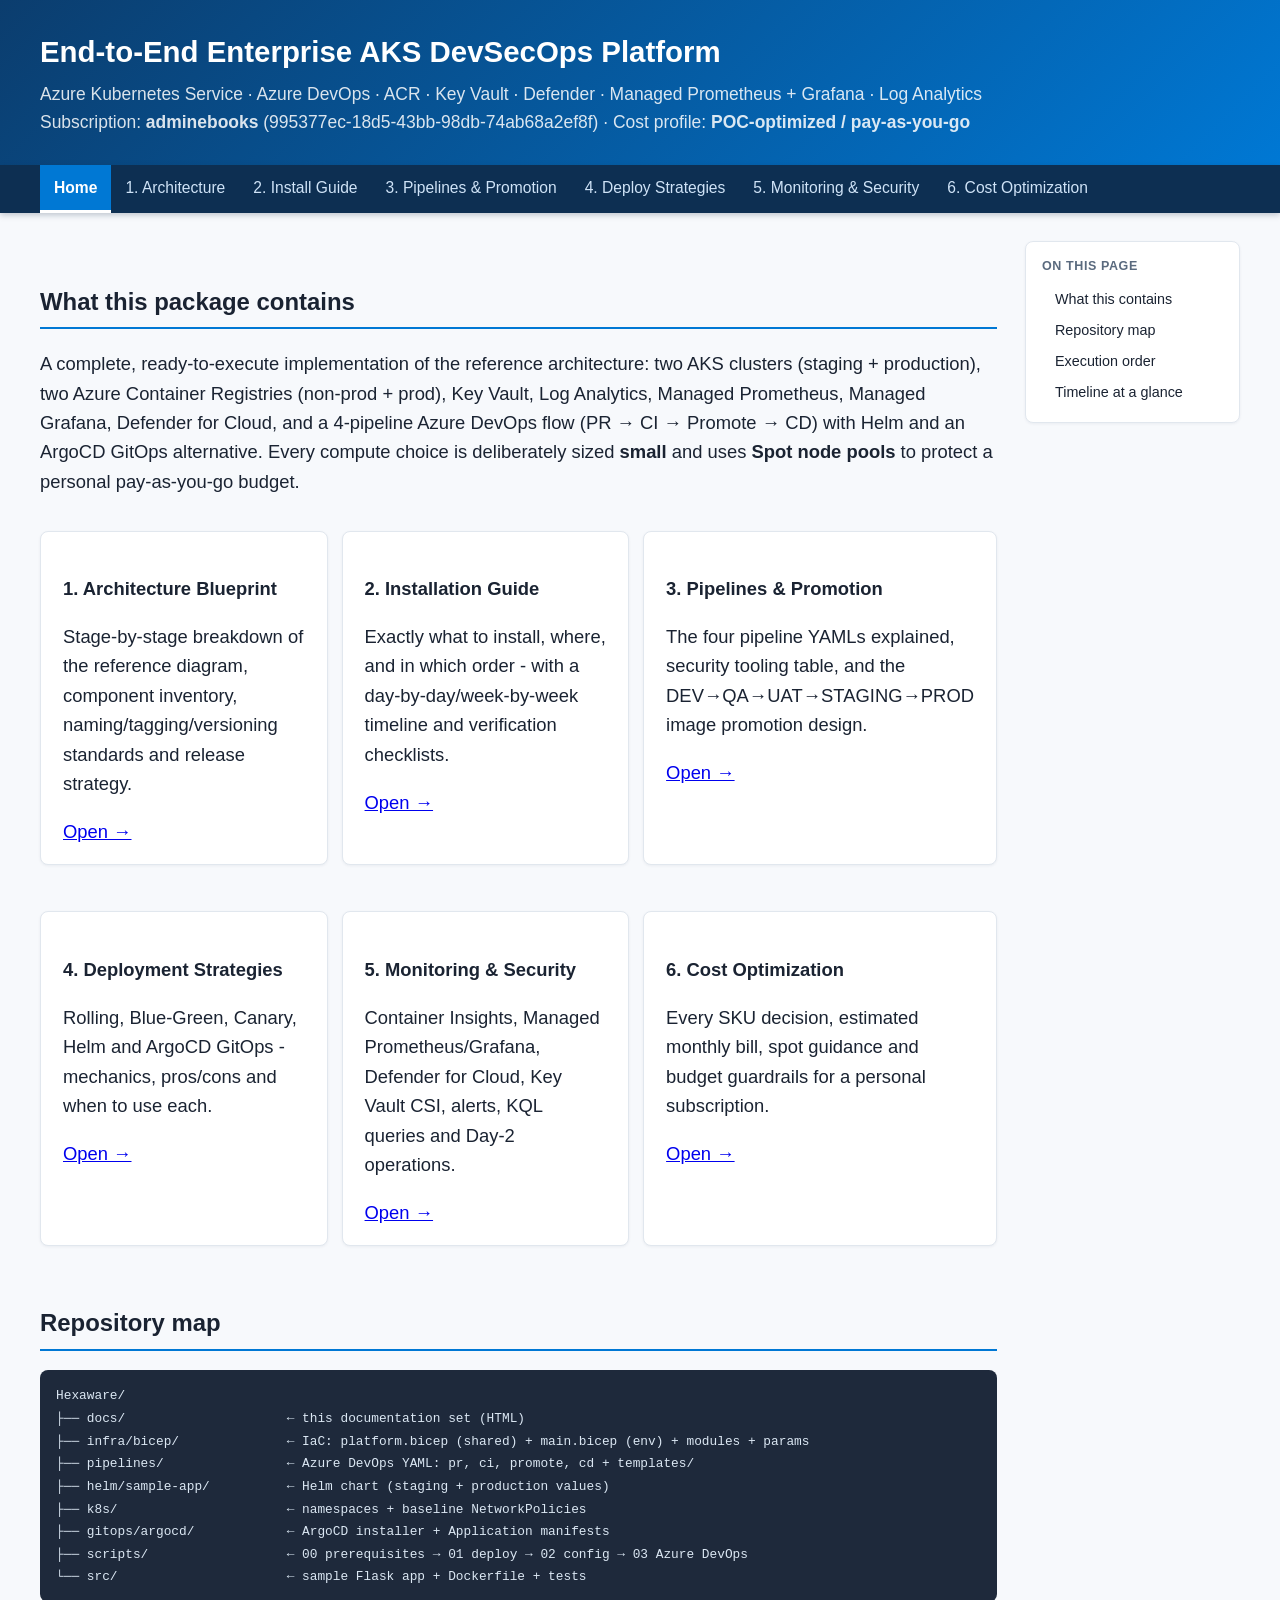
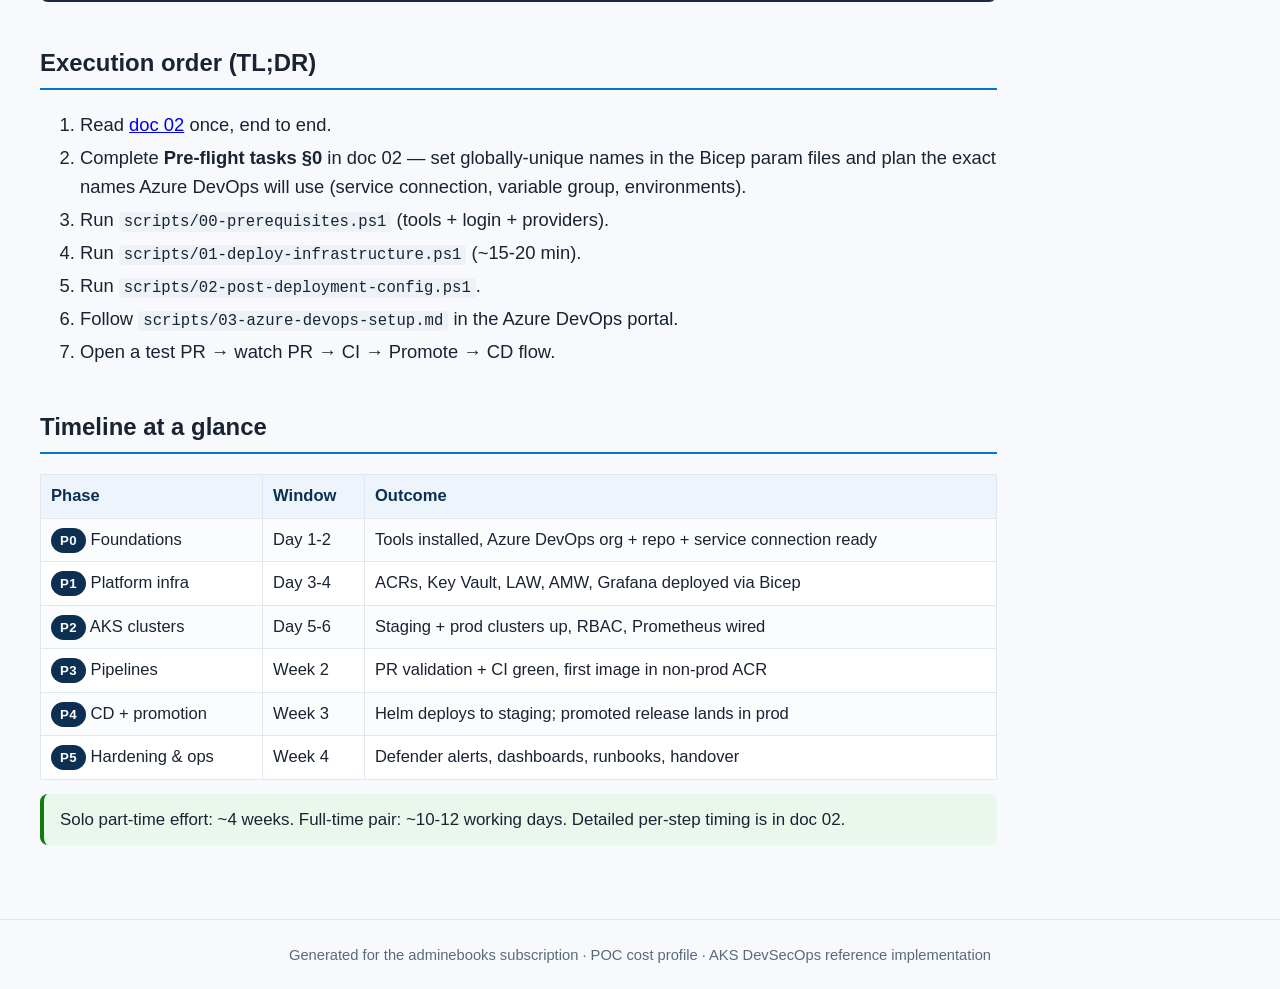
<file: docs/index.html>
<!DOCTYPE html>
<html lang="en">
<head>
<meta charset="utf-8">
<title>AKS DevSecOps Platform - Implementation Blueprint</title>
<link rel="stylesheet" href="assets/style.css">
</head>
<body>
<header>
  <h1>End-to-End Enterprise AKS DevSecOps Platform</h1>
  <div class="sub">Azure Kubernetes Service &middot; Azure DevOps &middot; ACR &middot; Key Vault &middot; Defender &middot; Managed Prometheus + Grafana &middot; Log Analytics</div>
  <div class="sub">Subscription: <b>adminebooks</b> (995377ec-18d5-43bb-98db-74ab68a2ef8f) &middot; Cost profile: <b>POC-optimized / pay-as-you-go</b></div>
</header>
<nav>
  <a href="index.html" class="active">Home</a>
  <a href="01-architecture-blueprint.html">1. Architecture</a>
  <a href="02-installation-guide.html">2. Install Guide</a>
  <a href="03-pipelines-and-promotion.html">3. Pipelines &amp; Promotion</a>
  <a href="04-deployment-strategies.html">4. Deploy Strategies</a>
  <a href="05-monitoring-security.html">5. Monitoring &amp; Security</a>
  <a href="06-cost-optimization.html">6. Cost Optimization</a>
</nav>
<div class="layout">
<main>

<h2 id="s-overview">What this package contains</h2>
<p>A complete, ready-to-execute implementation of the reference architecture:
two AKS clusters (staging + production), two Azure Container Registries
(non-prod + prod), Key Vault, Log Analytics, Managed Prometheus, Managed
Grafana, Defender for Cloud, and a 4-pipeline Azure DevOps flow
(PR &rarr; CI &rarr; Promote &rarr; CD) with Helm and an ArgoCD GitOps
alternative. Every compute choice is deliberately sized <b>small</b> and uses
<b>Spot node pools</b> to protect a personal pay-as-you-go budget.</p>

<div class="grid cols3">
  <div class="card"><h4>1. Architecture Blueprint</h4>
    <p>Stage-by-stage breakdown of the reference diagram, component inventory,
    naming/tagging/versioning standards and release strategy.</p>
    <a href="01-architecture-blueprint.html">Open &rarr;</a></div>
  <div class="card"><h4>2. Installation Guide</h4>
    <p>Exactly what to install, where, and in which order - with a
    day-by-day/week-by-week timeline and verification checklists.</p>
    <a href="02-installation-guide.html">Open &rarr;</a></div>
  <div class="card"><h4>3. Pipelines &amp; Promotion</h4>
    <p>The four pipeline YAMLs explained, security tooling table, and the
    DEV&rarr;QA&rarr;UAT&rarr;STAGING&rarr;PROD image promotion design.</p>
    <a href="03-pipelines-and-promotion.html">Open &rarr;</a></div>
  <div class="card"><h4>4. Deployment Strategies</h4>
    <p>Rolling, Blue-Green, Canary, Helm and ArgoCD GitOps - mechanics,
    pros/cons and when to use each.</p>
    <a href="04-deployment-strategies.html">Open &rarr;</a></div>
  <div class="card"><h4>5. Monitoring &amp; Security</h4>
    <p>Container Insights, Managed Prometheus/Grafana, Defender for Cloud,
    Key Vault CSI, alerts, KQL queries and Day-2 operations.</p>
    <a href="05-monitoring-security.html">Open &rarr;</a></div>
  <div class="card"><h4>6. Cost Optimization</h4>
    <p>Every SKU decision, estimated monthly bill, spot guidance and
    budget guardrails for a personal subscription.</p>
    <a href="06-cost-optimization.html">Open &rarr;</a></div>
</div>

<h2 id="s-repo">Repository map</h2>
<pre><code>Hexaware/
├── docs/                     ← this documentation set (HTML)
├── infra/bicep/              ← IaC: platform.bicep (shared) + main.bicep (env) + modules + params
├── pipelines/                ← Azure DevOps YAML: pr, ci, promote, cd + templates/
├── helm/sample-app/          ← Helm chart (staging + production values)
├── k8s/                      ← namespaces + baseline NetworkPolicies
├── gitops/argocd/            ← ArgoCD installer + Application manifests
├── scripts/                  ← 00 prerequisites → 01 deploy → 02 config → 03 Azure DevOps
└── src/                      ← sample Flask app + Dockerfile + tests</code></pre>

<h2 id="s-order">Execution order (TL;DR)</h2>
<ol class="tight">
  <li>Read <a href="02-installation-guide.html">doc 02</a> once, end to end.</li>
  <li>Complete <b>Pre-flight tasks &sect;0</b> in doc 02 — set globally-unique names
      in the Bicep param files and plan the exact names Azure DevOps will use
      (service connection, variable group, environments).</li>
  <li>Run <code>scripts/00-prerequisites.ps1</code> (tools + login + providers).</li>
  <li>Run <code>scripts/01-deploy-infrastructure.ps1</code> (~15-20 min).</li>
  <li>Run <code>scripts/02-post-deployment-config.ps1</code>.</li>
  <li>Follow <code>scripts/03-azure-devops-setup.md</code> in the Azure DevOps portal.</li>
  <li>Open a test PR &rarr; watch PR &rarr; CI &rarr; Promote &rarr; CD flow.</li>
</ol>

<h2 id="s-timeline">Timeline at a glance</h2>
<table>
  <tr><th>Phase</th><th>Window</th><th>Outcome</th></tr>
  <tr><td><span class="badge phase">P0</span> Foundations</td><td>Day 1-2</td><td>Tools installed, Azure DevOps org + repo + service connection ready</td></tr>
  <tr><td><span class="badge phase">P1</span> Platform infra</td><td>Day 3-4</td><td>ACRs, Key Vault, LAW, AMW, Grafana deployed via Bicep</td></tr>
  <tr><td><span class="badge phase">P2</span> AKS clusters</td><td>Day 5-6</td><td>Staging + prod clusters up, RBAC, Prometheus wired</td></tr>
  <tr><td><span class="badge phase">P3</span> Pipelines</td><td>Week 2</td><td>PR validation + CI green, first image in non-prod ACR</td></tr>
  <tr><td><span class="badge phase">P4</span> CD + promotion</td><td>Week 3</td><td>Helm deploys to staging; promoted release lands in prod</td></tr>
  <tr><td><span class="badge phase">P5</span> Hardening &amp; ops</td><td>Week 4</td><td>Defender alerts, dashboards, runbooks, handover</td></tr>
</table>
<div class="tip">Solo part-time effort: ~4 weeks. Full-time pair: ~10-12 working days.
Detailed per-step timing is in doc 02.</div>

</main>
<aside class="toc"><div class="toc-box">
  <h5>On this page</h5>
  <a href="#s-overview">What this contains</a>
  <a href="#s-repo">Repository map</a>
  <a href="#s-order">Execution order</a>
  <a href="#s-timeline">Timeline at a glance</a>
</div></aside>
</div>
<footer>Generated for the adminebooks subscription &middot; POC cost profile &middot; AKS DevSecOps reference implementation</footer>
</body>
</html>
</file>
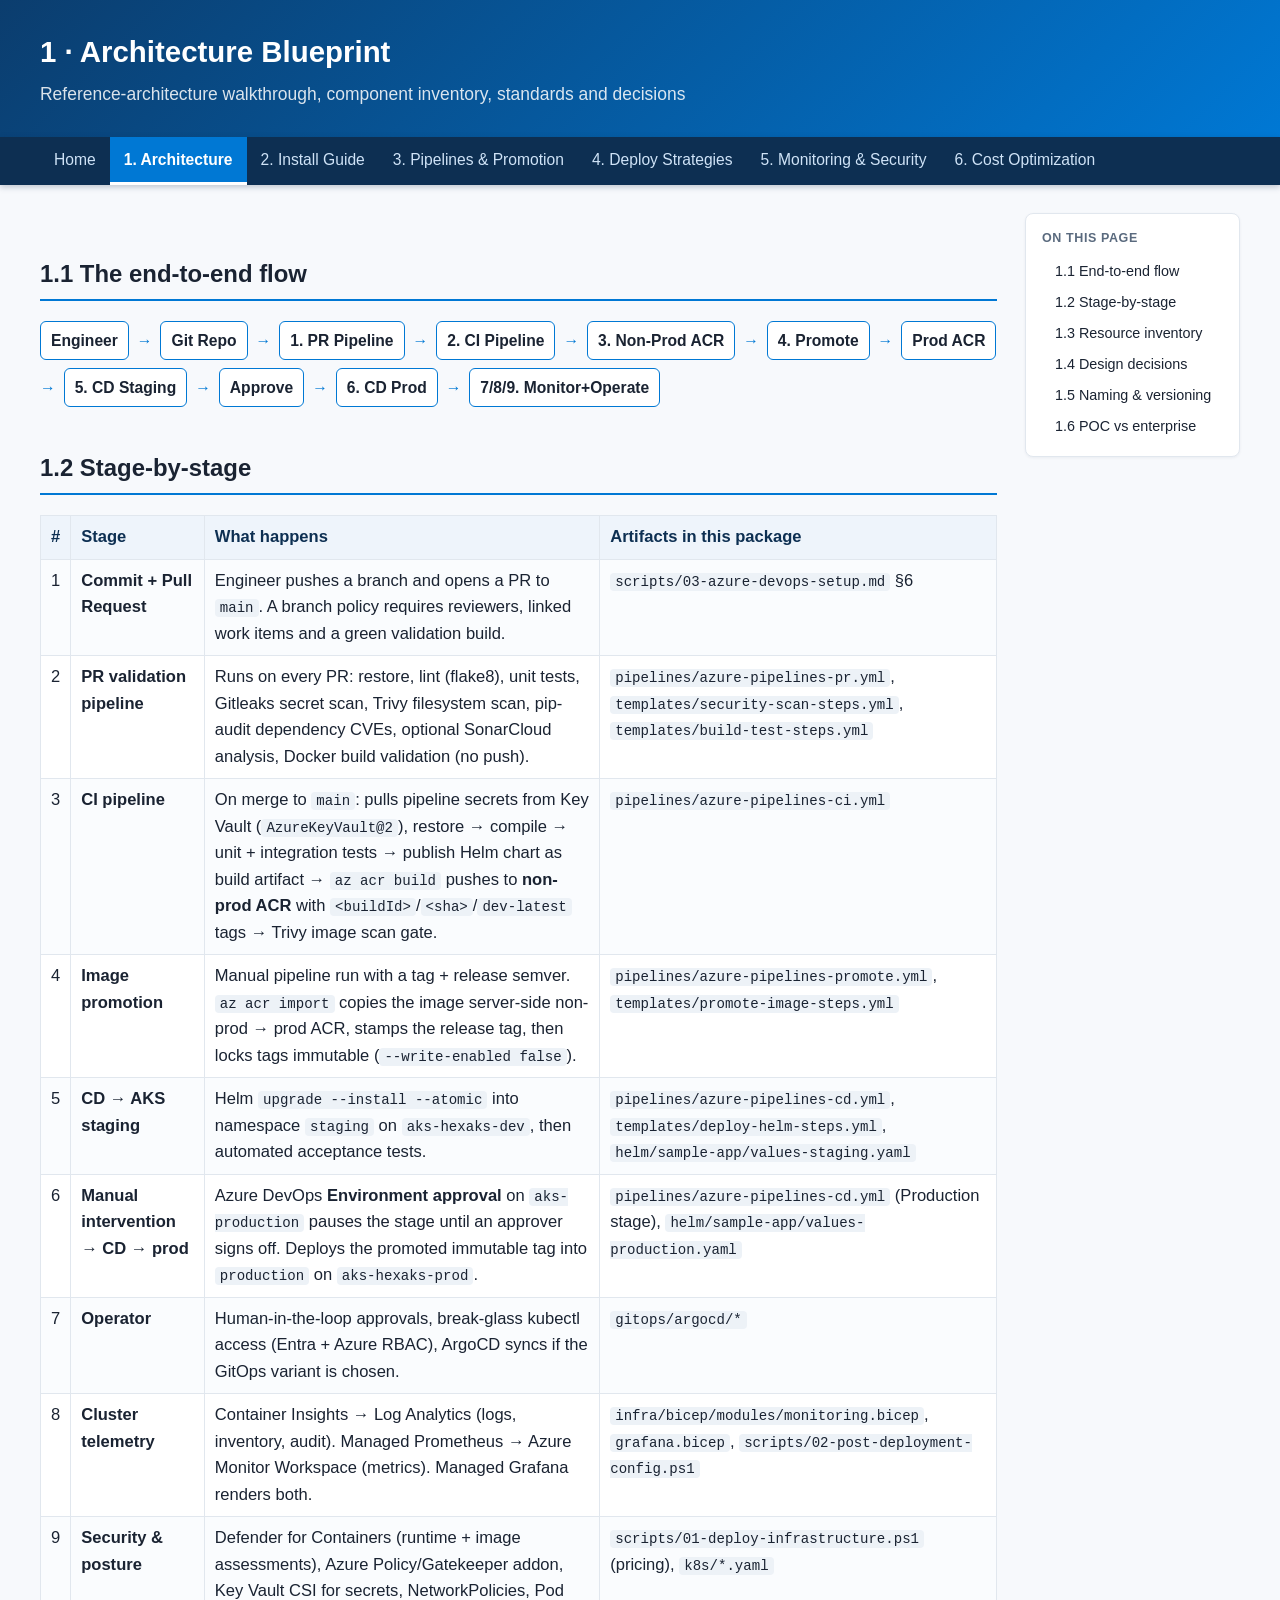
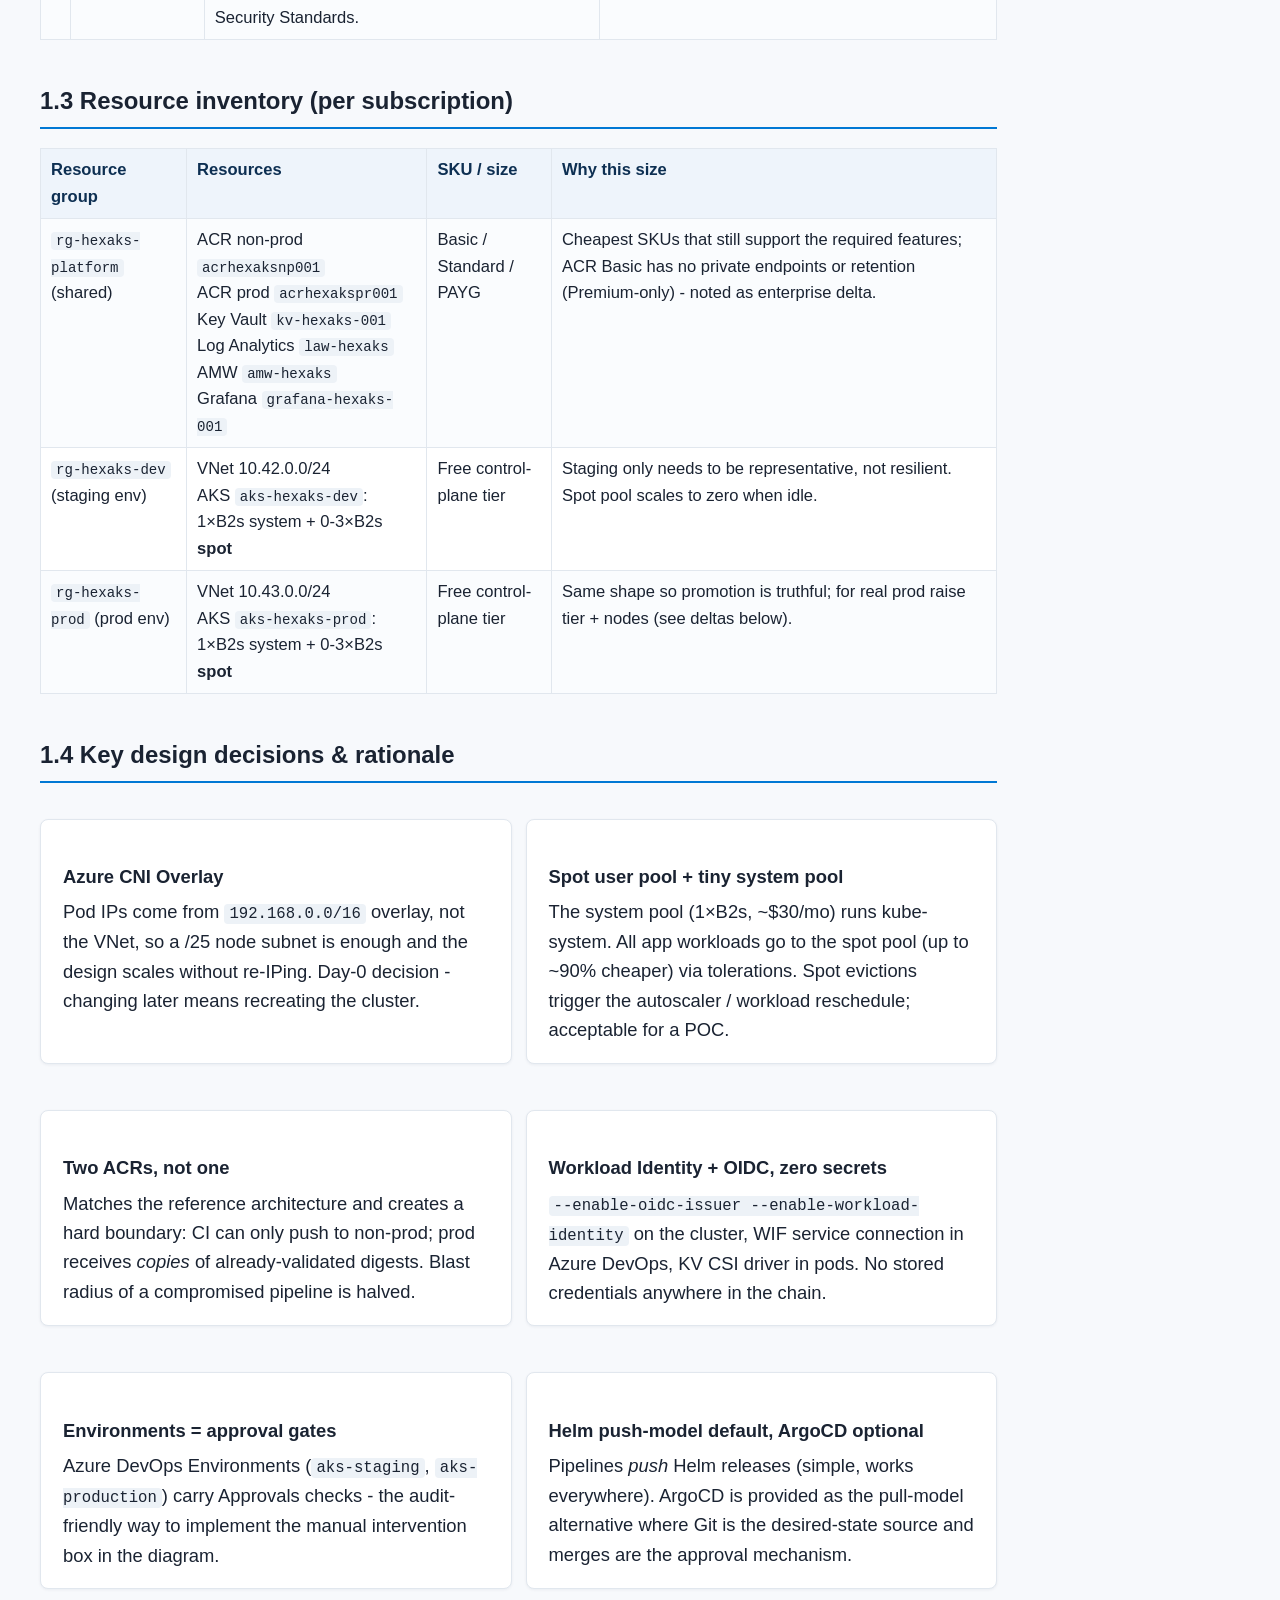
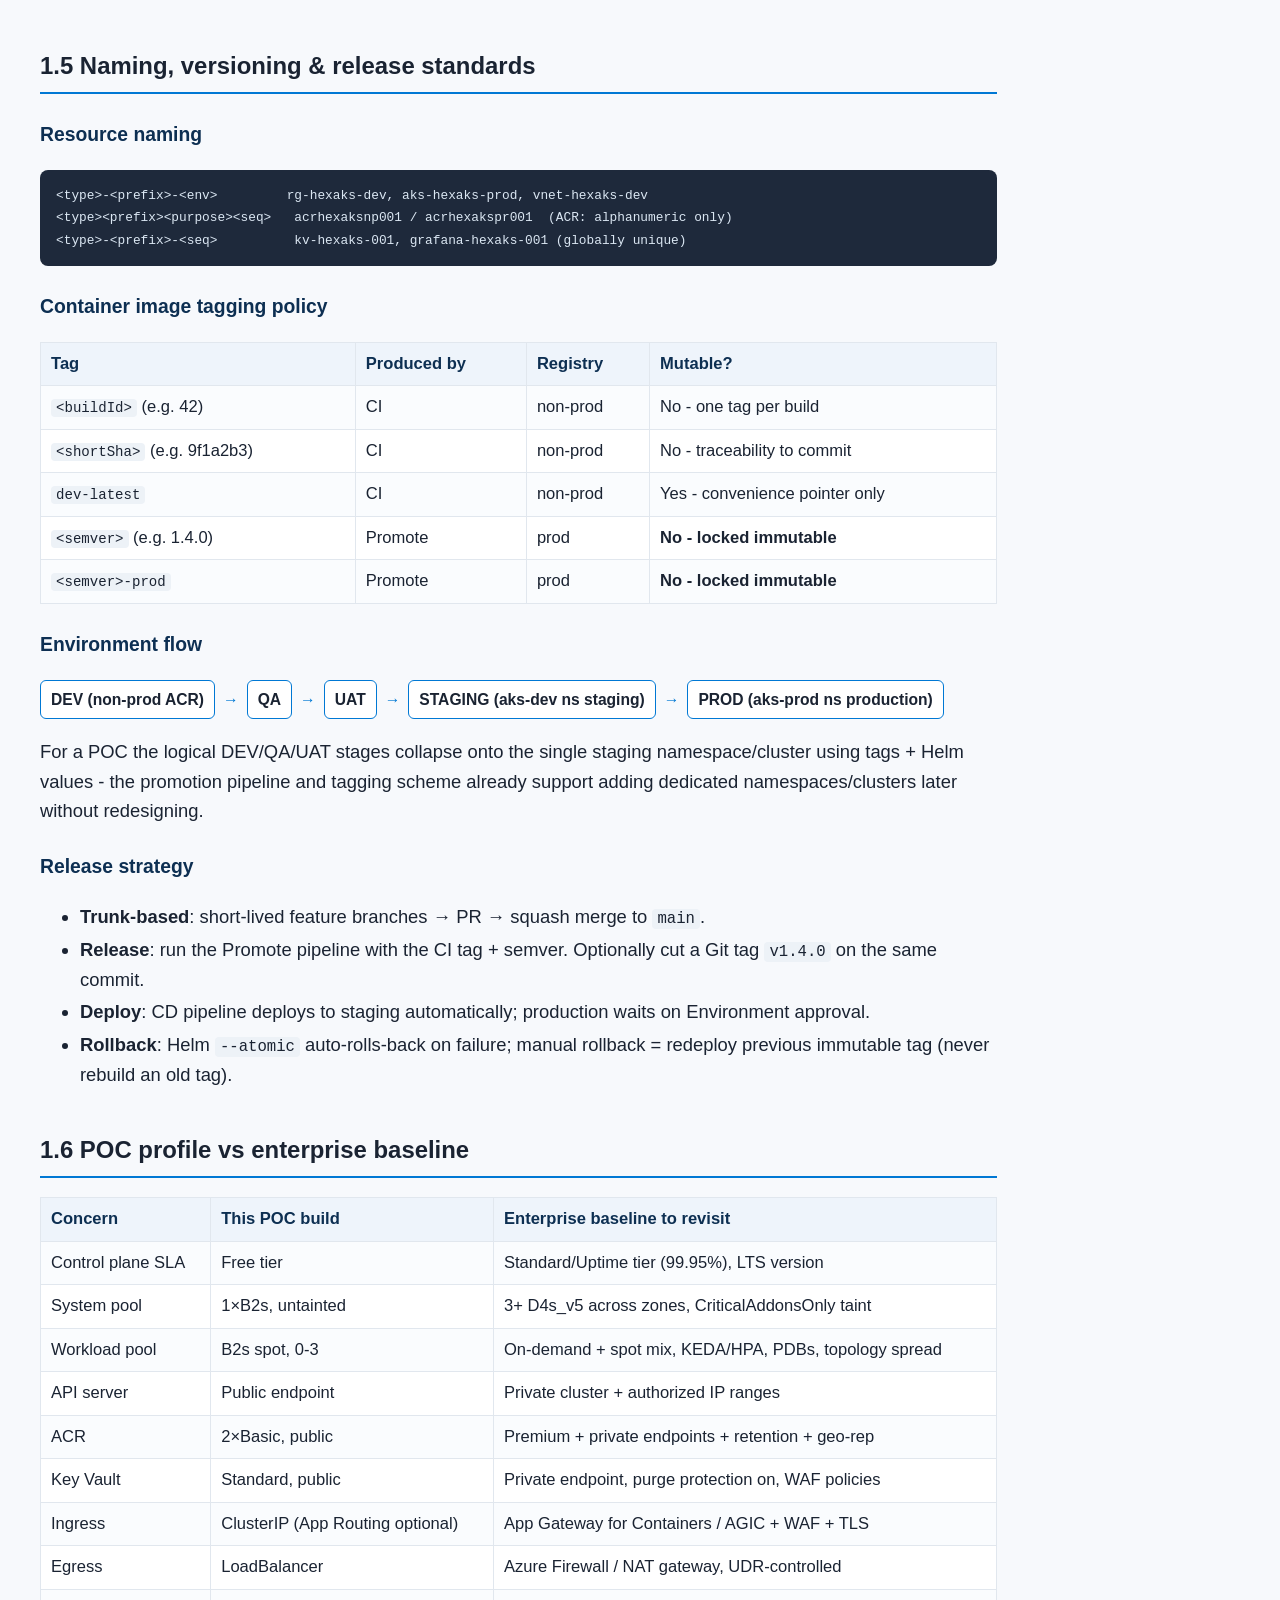
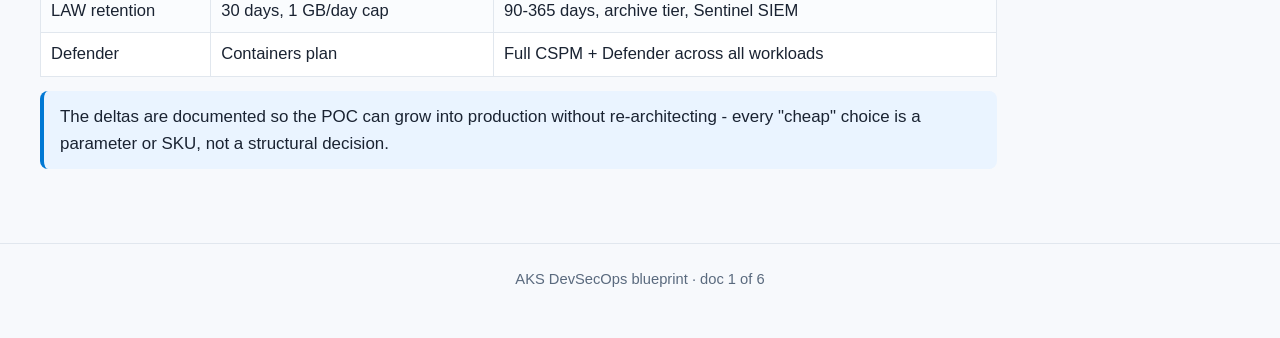
<file: docs/01-architecture-blueprint.html>
<!DOCTYPE html>
<html lang="en">
<head>
<meta charset="utf-8">
<title>1. Architecture Blueprint - AKS DevSecOps</title>
<link rel="stylesheet" href="assets/style.css">
</head>
<body>
<header>
  <h1>1 &middot; Architecture Blueprint</h1>
  <div class="sub">Reference-architecture walkthrough, component inventory, standards and decisions</div>
</header>
<nav>
  <a href="index.html">Home</a>
  <a href="01-architecture-blueprint.html" class="active">1. Architecture</a>
  <a href="02-installation-guide.html">2. Install Guide</a>
  <a href="03-pipelines-and-promotion.html">3. Pipelines &amp; Promotion</a>
  <a href="04-deployment-strategies.html">4. Deploy Strategies</a>
  <a href="05-monitoring-security.html">5. Monitoring &amp; Security</a>
  <a href="06-cost-optimization.html">6. Cost Optimization</a>
</nav>
<div class="layout">
<main>

<h2 id="s-1-1">1.1 The end-to-end flow</h2>
<div class="stage-flow">
  <span class="node">Engineer</span><span class="arrow">&rarr;</span>
  <span class="node">Git Repo</span><span class="arrow">&rarr;</span>
  <span class="node">1. PR Pipeline</span><span class="arrow">&rarr;</span>
  <span class="node">2. CI Pipeline</span><span class="arrow">&rarr;</span>
  <span class="node">3. Non-Prod ACR</span><span class="arrow">&rarr;</span>
  <span class="node">4. Promote</span><span class="arrow">&rarr;</span>
  <span class="node">Prod ACR</span><span class="arrow">&rarr;</span>
  <span class="node">5. CD Staging</span><span class="arrow">&rarr;</span>
  <span class="node">Approve</span><span class="arrow">&rarr;</span>
  <span class="node">6. CD Prod</span><span class="arrow">&rarr;</span>
  <span class="node">7/8/9. Monitor+Operate</span>
</div>

<h2 id="s-1-2">1.2 Stage-by-stage</h2>

<table>
  <tr><th>#</th><th>Stage</th><th>What happens</th><th>Artifacts in this package</th></tr>
  <tr><td>1</td><td><b>Commit + Pull Request</b></td>
    <td>Engineer pushes a branch and opens a PR to <code>main</code>. A branch policy requires
    reviewers, linked work items and a green validation build.</td>
    <td><code>scripts/03-azure-devops-setup.md</code> &sect;6</td></tr>
  <tr><td>2</td><td><b>PR validation pipeline</b></td>
    <td>Runs on every PR: restore, lint (flake8), unit tests, Gitleaks secret scan,
    Trivy filesystem scan, pip-audit dependency CVEs, optional SonarCloud analysis,
    Docker build validation (no push).</td>
    <td><code>pipelines/azure-pipelines-pr.yml</code>, <code>templates/security-scan-steps.yml</code>,
    <code>templates/build-test-steps.yml</code></td></tr>
  <tr><td>3</td><td><b>CI pipeline</b></td>
    <td>On merge to <code>main</code>: pulls pipeline secrets from Key Vault
    (<code>AzureKeyVault@2</code>), restore &rarr; compile &rarr; unit + integration tests &rarr;
    publish Helm chart as build artifact &rarr; <code>az acr build</code> pushes to
    <b>non-prod ACR</b> with <code>&lt;buildId&gt;</code>/<code>&lt;sha&gt;</code>/<code>dev-latest</code> tags &rarr;
    Trivy image scan gate.</td>
    <td><code>pipelines/azure-pipelines-ci.yml</code></td></tr>
  <tr><td>4</td><td><b>Image promotion</b></td>
    <td>Manual pipeline run with a tag + release semver. <code>az acr import</code>
    copies the image server-side non-prod &rarr; prod ACR, stamps the release tag,
    then locks tags immutable (<code>--write-enabled false</code>).</td>
    <td><code>pipelines/azure-pipelines-promote.yml</code>, <code>templates/promote-image-steps.yml</code></td></tr>
  <tr><td>5</td><td><b>CD &rarr; AKS staging</b></td>
    <td>Helm <code>upgrade --install --atomic</code> into namespace <code>staging</code> on
    <code>aks-hexaks-dev</code>, then automated acceptance tests.</td>
    <td><code>pipelines/azure-pipelines-cd.yml</code>, <code>templates/deploy-helm-steps.yml</code>,
    <code>helm/sample-app/values-staging.yaml</code></td></tr>
  <tr><td>6</td><td><b>Manual intervention &rarr; CD &rarr; prod</b></td>
    <td>Azure DevOps <b>Environment approval</b> on <code>aks-production</code> pauses the
    stage until an approver signs off. Deploys the promoted immutable tag into
    <code>production</code> on <code>aks-hexaks-prod</code>.</td>
    <td><code>pipelines/azure-pipelines-cd.yml</code> (Production stage),
    <code>helm/sample-app/values-production.yaml</code></td></tr>
  <tr><td>7</td><td><b>Operator</b></td>
    <td>Human-in-the-loop approvals, break-glass kubectl access (Entra + Azure RBAC),
    ArgoCD syncs if the GitOps variant is chosen.</td>
    <td><code>gitops/argocd/*</code></td></tr>
  <tr><td>8</td><td><b>Cluster telemetry</b></td>
    <td>Container Insights &rarr; Log Analytics (logs, inventory, audit). Managed
    Prometheus &rarr; Azure Monitor Workspace (metrics). Managed Grafana renders both.</td>
    <td><code>infra/bicep/modules/monitoring.bicep</code>, <code>grafana.bicep</code>,
    <code>scripts/02-post-deployment-config.ps1</code></td></tr>
  <tr><td>9</td><td><b>Security &amp; posture</b></td>
    <td>Defender for Containers (runtime + image assessments), Azure Policy/Gatekeeper
    addon, Key Vault CSI for secrets, NetworkPolicies, Pod Security Standards.</td>
    <td><code>scripts/01-deploy-infrastructure.ps1</code> (pricing), <code>k8s/*.yaml</code></td></tr>
</table>

<h2 id="s-1-3">1.3 Resource inventory (per subscription)</h2>
<table>
  <tr><th>Resource group</th><th>Resources</th><th>SKU / size</th><th>Why this size</th></tr>
  <tr>
    <td><code>rg-hexaks-platform</code> (shared)</td>
    <td>ACR non-prod <code>acrhexaksnp001</code><br>ACR prod <code>acrhexakspr001</code><br>
        Key Vault <code>kv-hexaks-001</code><br>Log Analytics <code>law-hexaks</code><br>
        AMW <code>amw-hexaks</code><br>Grafana <code>grafana-hexaks-001</code></td>
    <td>Basic / Standard / PAYG</td>
    <td>Cheapest SKUs that still support the required features; ACR Basic has no
    private endpoints or retention (Premium-only) - noted as enterprise delta.</td>
  </tr>
  <tr>
    <td><code>rg-hexaks-dev</code> (staging env)</td>
    <td>VNet 10.42.0.0/24<br>AKS <code>aks-hexaks-dev</code>: 1&times;B2s system + 0-3&times;B2s <b>spot</b></td>
    <td>Free control-plane tier</td>
    <td>Staging only needs to be representative, not resilient. Spot pool scales
    to zero when idle.</td>
  </tr>
  <tr>
    <td><code>rg-hexaks-prod</code> (prod env)</td>
    <td>VNet 10.43.0.0/24<br>AKS <code>aks-hexaks-prod</code>: 1&times;B2s system + 0-3&times;B2s <b>spot</b></td>
    <td>Free control-plane tier</td>
    <td>Same shape so promotion is truthful; for real prod raise tier + nodes
    (see deltas below).</td>
  </tr>
</table>

<h2 id="s-1-4">1.4 Key design decisions &amp; rationale</h2>
<div class="grid cols2">
  <div class="card"><h4>Azure CNI Overlay</h4>
    Pod IPs come from <code>192.168.0.0/16</code> overlay, not the VNet, so a /25
    node subnet is enough and the design scales without re-IPing. Day-0 decision -
    changing later means recreating the cluster.</div>
  <div class="card"><h4>Spot user pool + tiny system pool</h4>
    The system pool (1&times;B2s, ~$30/mo) runs kube-system. All app workloads go to the
    spot pool (up to ~90% cheaper) via tolerations. Spot evictions trigger the
    autoscaler / workload reschedule; acceptable for a POC.</div>
  <div class="card"><h4>Two ACRs, not one</h4>
    Matches the reference architecture and creates a hard boundary: CI can only
    push to non-prod; prod receives <i>copies</i> of already-validated digests.
    Blast radius of a compromised pipeline is halved.</div>
  <div class="card"><h4>Workload Identity + OIDC, zero secrets</h4>
    <code>--enable-oidc-issuer --enable-workload-identity</code> on the cluster,
    WIF service connection in Azure DevOps, KV CSI driver in pods. No stored
    credentials anywhere in the chain.</div>
  <div class="card"><h4>Environments = approval gates</h4>
    Azure DevOps Environments (<code>aks-staging</code>, <code>aks-production</code>)
    carry Approvals checks - the audit-friendly way to implement the manual
    intervention box in the diagram.</div>
  <div class="card"><h4>Helm push-model default, ArgoCD optional</h4>
    Pipelines <i>push</i> Helm releases (simple, works everywhere). ArgoCD is
    provided as the pull-model alternative where Git is the desired-state
    source and merges are the approval mechanism.</div>
</div>

<h2 id="s-1-5">1.5 Naming, versioning &amp; release standards</h2>
<h3>Resource naming</h3>
<pre><code>&lt;type&gt;-&lt;prefix&gt;-&lt;env&gt;         rg-hexaks-dev, aks-hexaks-prod, vnet-hexaks-dev
&lt;type&gt;&lt;prefix&gt;&lt;purpose&gt;&lt;seq&gt;   acrhexaksnp001 / acrhexakspr001  (ACR: alphanumeric only)
&lt;type&gt;-&lt;prefix&gt;-&lt;seq&gt;          kv-hexaks-001, grafana-hexaks-001 (globally unique)</code></pre>

<h3>Container image tagging policy</h3>
<table>
  <tr><th>Tag</th><th>Produced by</th><th>Registry</th><th>Mutable?</th></tr>
  <tr><td><code>&lt;buildId&gt;</code> (e.g. 42)</td><td>CI</td><td>non-prod</td><td>No - one tag per build</td></tr>
  <tr><td><code>&lt;shortSha&gt;</code> (e.g. 9f1a2b3)</td><td>CI</td><td>non-prod</td><td>No - traceability to commit</td></tr>
  <tr><td><code>dev-latest</code></td><td>CI</td><td>non-prod</td><td>Yes - convenience pointer only</td></tr>
  <tr><td><code>&lt;semver&gt;</code> (e.g. 1.4.0)</td><td>Promote</td><td>prod</td><td><b>No - locked immutable</b></td></tr>
  <tr><td><code>&lt;semver&gt;-prod</code></td><td>Promote</td><td>prod</td><td><b>No - locked immutable</b></td></tr>
</table>

<h3>Environment flow</h3>
<div class="stage-flow">
  <span class="node">DEV (non-prod ACR)</span><span class="arrow">&rarr;</span>
  <span class="node">QA</span><span class="arrow">&rarr;</span>
  <span class="node">UAT</span><span class="arrow">&rarr;</span>
  <span class="node">STAGING (aks-dev ns staging)</span><span class="arrow">&rarr;</span>
  <span class="node">PROD (aks-prod ns production)</span>
</div>
<p>For a POC the logical DEV/QA/UAT stages collapse onto the single
staging namespace/cluster using tags + Helm values - the promotion pipeline and
tagging scheme already support adding dedicated namespaces/clusters later
without redesigning.</p>

<h3>Release strategy</h3>
<ul class="tight">
  <li><b>Trunk-based</b>: short-lived feature branches &rarr; PR &rarr; squash merge to <code>main</code>.</li>
  <li><b>Release</b>: run the Promote pipeline with the CI tag + semver. Optionally cut a Git tag <code>v1.4.0</code> on the same commit.</li>
  <li><b>Deploy</b>: CD pipeline deploys to staging automatically; production waits on Environment approval.</li>
  <li><b>Rollback</b>: Helm <code>--atomic</code> auto-rolls-back on failure; manual rollback = redeploy previous immutable tag (never rebuild an old tag).</li>
</ul>

<h2 id="s-1-6">1.6 POC profile vs enterprise baseline</h2>
<table>
  <tr><th>Concern</th><th>This POC build</th><th>Enterprise baseline to revisit</th></tr>
  <tr><td>Control plane SLA</td><td>Free tier</td><td>Standard/Uptime tier (99.95%), LTS version</td></tr>
  <tr><td>System pool</td><td>1&times;B2s, untainted</td><td>3+ D4s_v5 across zones, CriticalAddonsOnly taint</td></tr>
  <tr><td>Workload pool</td><td>B2s spot, 0-3</td><td>On-demand + spot mix, KEDA/HPA, PDBs, topology spread</td></tr>
  <tr><td>API server</td><td>Public endpoint</td><td>Private cluster + authorized IP ranges</td></tr>
  <tr><td>ACR</td><td>2&times;Basic, public</td><td>Premium + private endpoints + retention + geo-rep</td></tr>
  <tr><td>Key Vault</td><td>Standard, public</td><td>Private endpoint, purge protection on, WAF policies</td></tr>
  <tr><td>Ingress</td><td>ClusterIP (App Routing optional)</td><td>App Gateway for Containers / AGIC + WAF + TLS</td></tr>
  <tr><td>Egress</td><td>LoadBalancer</td><td>Azure Firewall / NAT gateway, UDR-controlled</td></tr>
  <tr><td>LAW retention</td><td>30 days, 1 GB/day cap</td><td>90-365 days, archive tier, Sentinel SIEM</td></tr>
  <tr><td>Defender</td><td>Containers plan</td><td>Full CSPM + Defender across all workloads</td></tr>
</table>
<div class="note">The deltas are documented so the POC can grow into production
without re-architecting - every "cheap" choice is a parameter or SKU, not a
structural decision.</div>

</main>
<aside class="toc"><div class="toc-box">
  <h5>On this page</h5>
  <a href="#s-1-1">1.1 End-to-end flow</a>
  <a href="#s-1-2">1.2 Stage-by-stage</a>
  <a href="#s-1-3">1.3 Resource inventory</a>
  <a href="#s-1-4">1.4 Design decisions</a>
  <a href="#s-1-5">1.5 Naming &amp; versioning</a>
  <a href="#s-1-6">1.6 POC vs enterprise</a>
</div></aside>
</div>
<footer>AKS DevSecOps blueprint &middot; doc 1 of 6</footer>
</body>
</html>
</file>
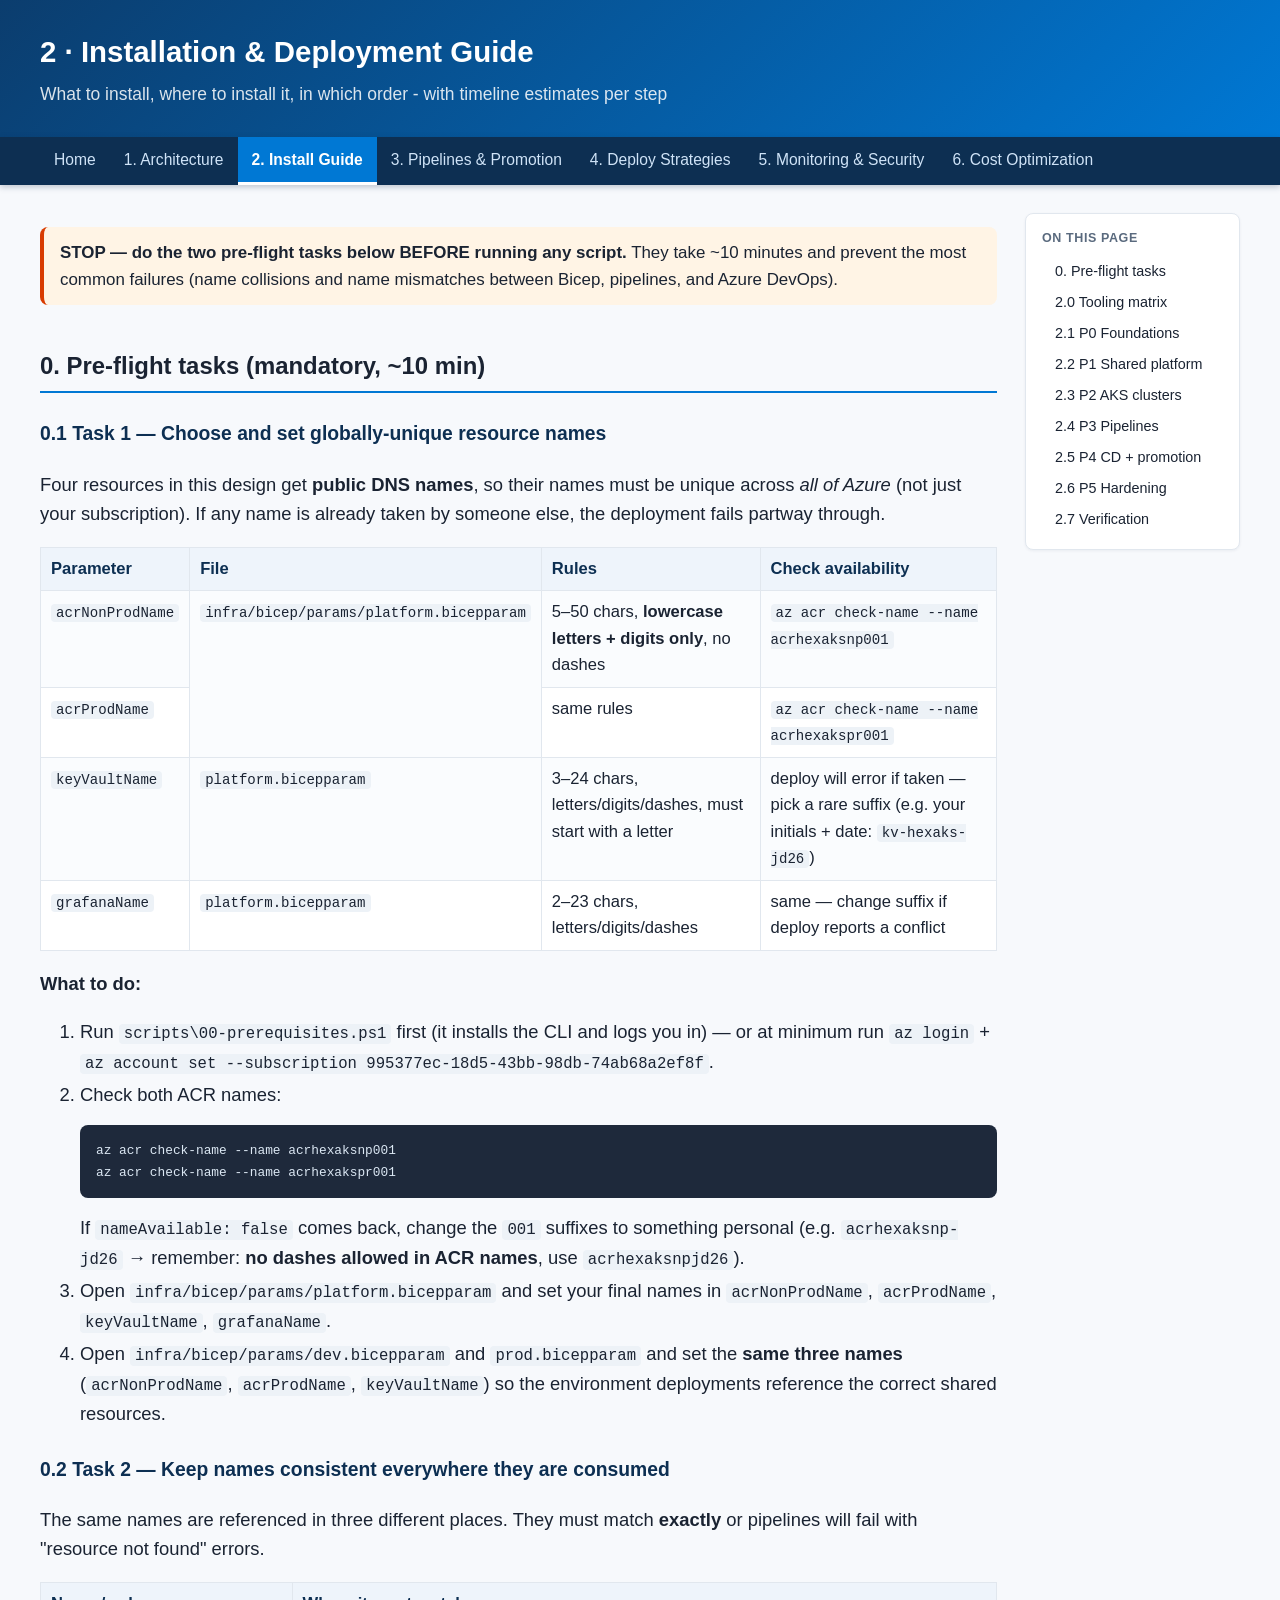
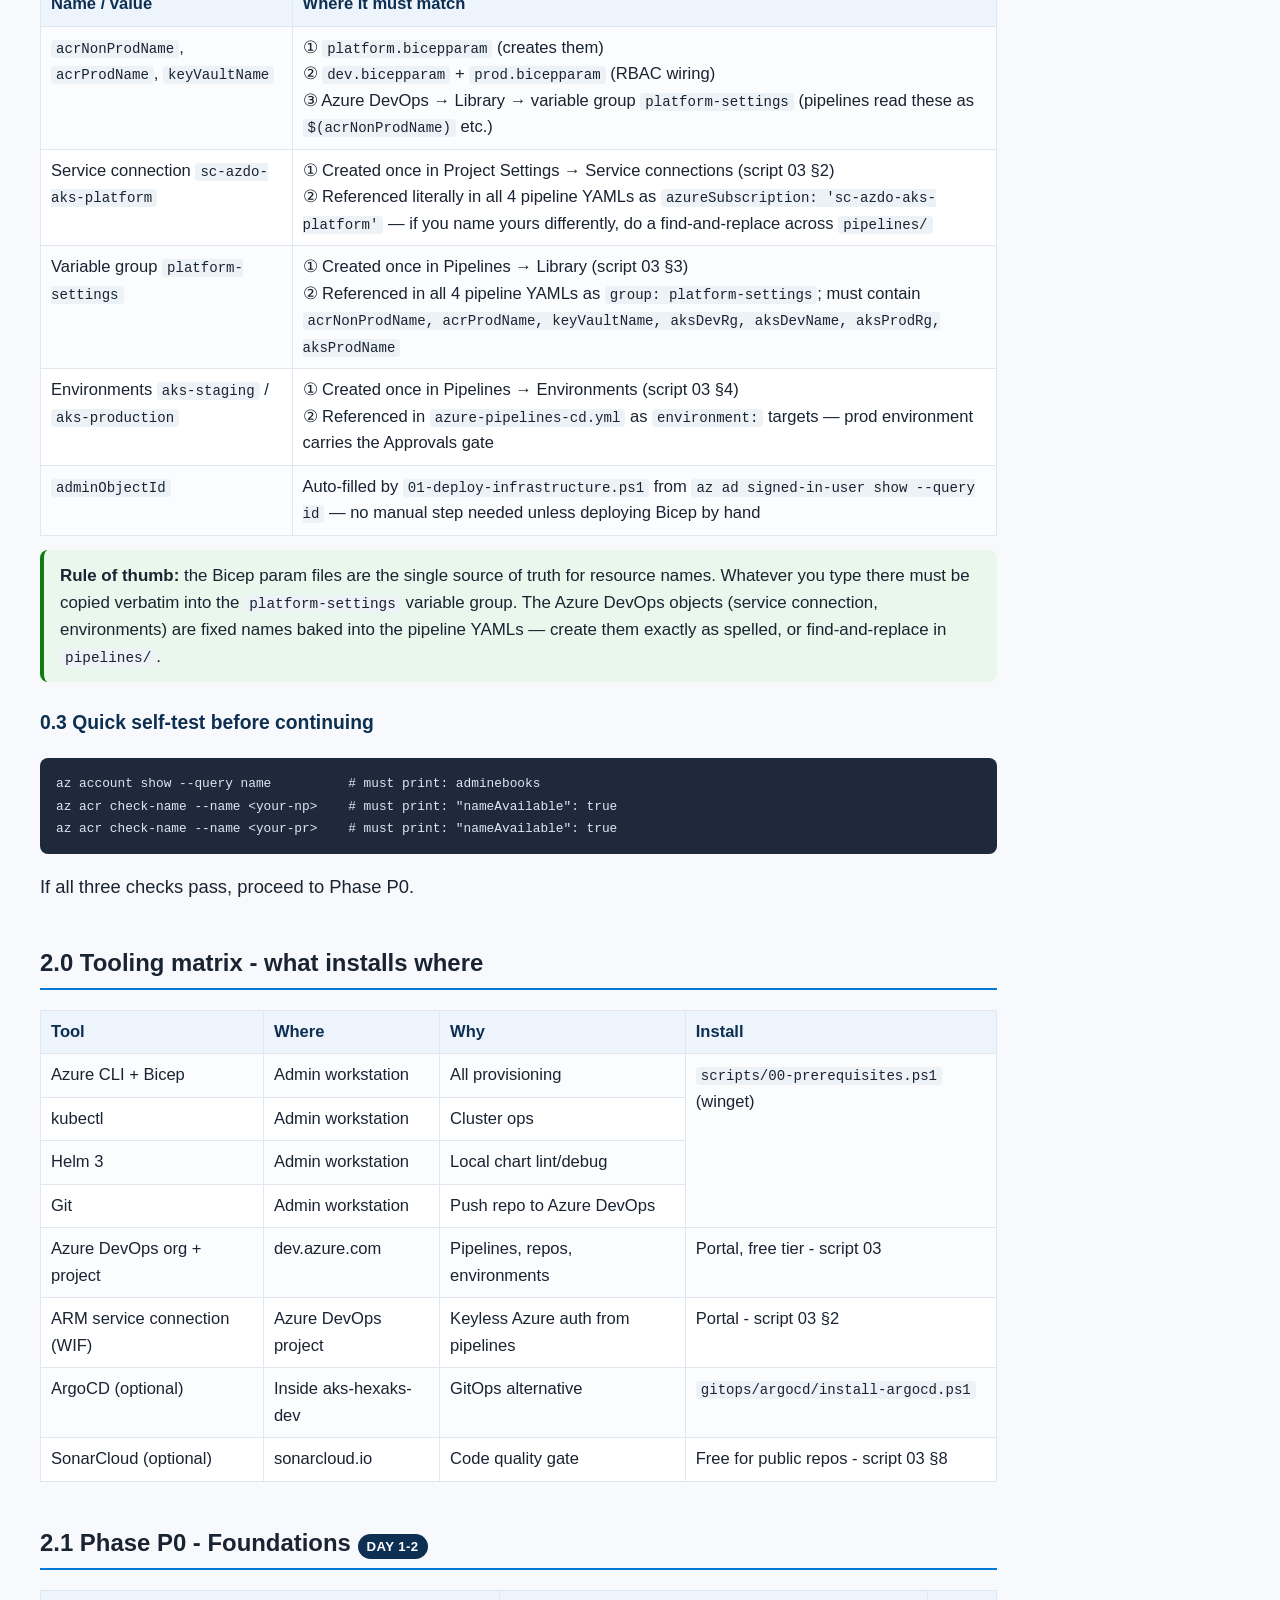
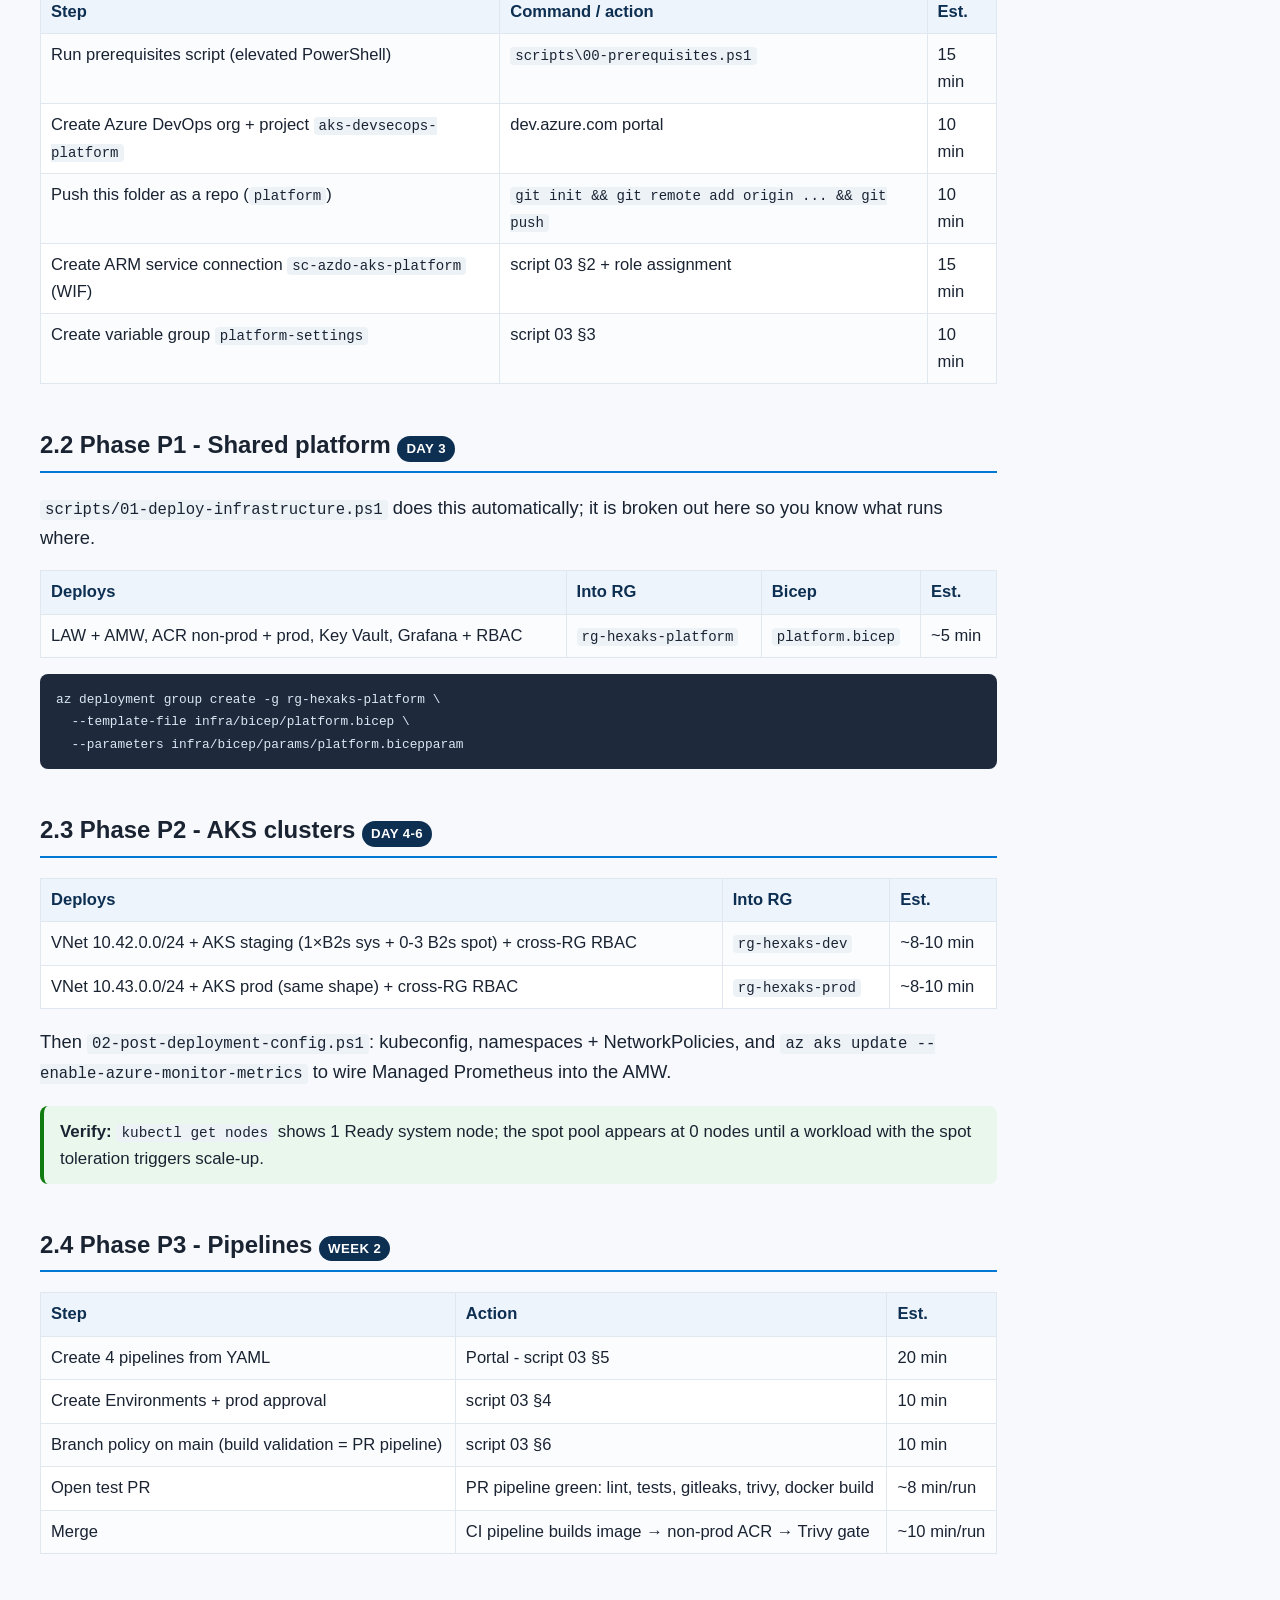
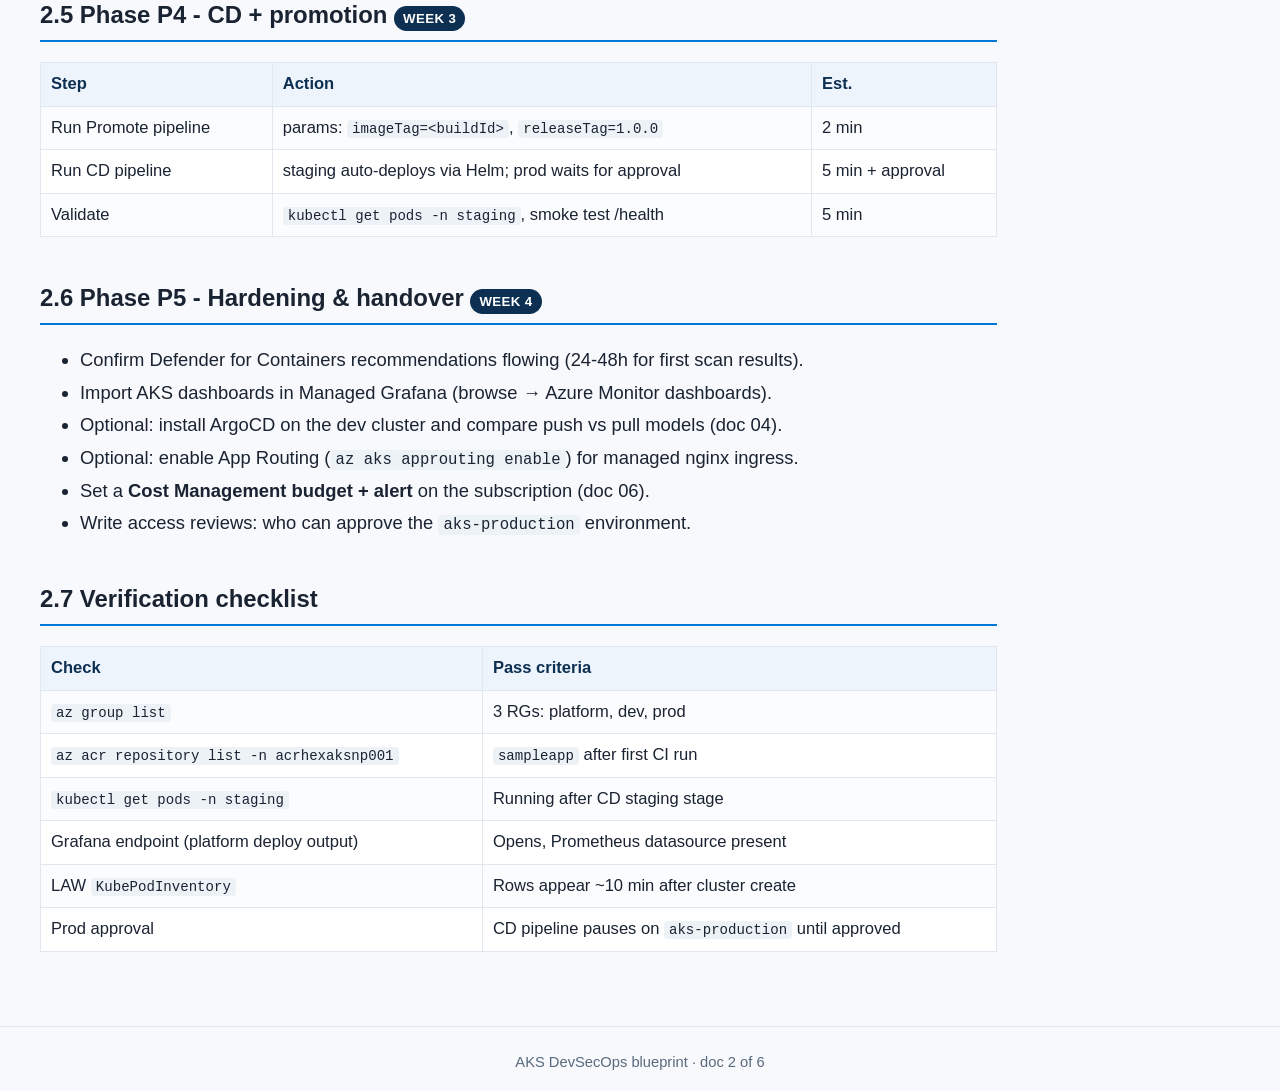
<file: docs/02-installation-guide.html>
<!DOCTYPE html>
<html lang="en">
<head>
<meta charset="utf-8">
<title>2. Installation Guide - AKS DevSecOps</title>
<link rel="stylesheet" href="assets/style.css">
</head>
<body>
<header>
  <h1>2 &middot; Installation &amp; Deployment Guide</h1>
  <div class="sub">What to install, where to install it, in which order - with timeline estimates per step</div>
</header>
<nav>
  <a href="index.html">Home</a>
  <a href="01-architecture-blueprint.html">1. Architecture</a>
  <a href="02-installation-guide.html" class="active">2. Install Guide</a>
  <a href="03-pipelines-and-promotion.html">3. Pipelines &amp; Promotion</a>
  <a href="04-deployment-strategies.html">4. Deploy Strategies</a>
  <a href="05-monitoring-security.html">5. Monitoring &amp; Security</a>
  <a href="06-cost-optimization.html">6. Cost Optimization</a>
</nav>
<div class="layout">
<main>

<div class="warning"><b>STOP — do the two pre-flight tasks below BEFORE running
any script.</b> They take ~10 minutes and prevent the most common failures
(name collisions and name mismatches between Bicep, pipelines, and Azure DevOps).</div>

<h2 id="s-0">0. Pre-flight tasks (mandatory, ~10 min)</h2>

<h3>0.1 Task 1 — Choose and set globally-unique resource names</h3>
<p>Four resources in this design get <b>public DNS names</b>, so their names must
be unique across <i>all of Azure</i> (not just your subscription). If any name is
already taken by someone else, the deployment fails partway through.</p>

<table>
  <tr><th>Parameter</th><th>File</th><th>Rules</th><th>Check availability</th></tr>
  <tr><td><code>acrNonProdName</code></td>
      <td rowspan="2"><code>infra/bicep/params/platform.bicepparam</code></td>
      <td>5–50 chars, <b>lowercase letters + digits only</b>, no dashes</td>
      <td><code>az acr check-name --name acrhexaksnp001</code></td></tr>
  <tr><td><code>acrProdName</code></td>
      <td>same rules</td>
      <td><code>az acr check-name --name acrhexakspr001</code></td></tr>
  <tr><td><code>keyVaultName</code></td>
      <td><code>platform.bicepparam</code></td>
      <td>3–24 chars, letters/digits/dashes, must start with a letter</td>
      <td>deploy will error if taken — pick a rare suffix (e.g. your initials + date: <code>kv-hexaks-jd26</code>)</td></tr>
  <tr><td><code>grafanaName</code></td>
      <td><code>platform.bicepparam</code></td>
      <td>2–23 chars, letters/digits/dashes</td>
      <td>same — change suffix if deploy reports a conflict</td></tr>
</table>

<p><b>What to do:</b></p>
<ol class="tight">
  <li>Run <code>scripts\00-prerequisites.ps1</code> first (it installs the CLI and logs you in) — or at minimum run <code>az login</code> + <code>az account set --subscription 995377ec-18d5-43bb-98db-74ab68a2ef8f</code>.</li>
  <li>Check both ACR names:
    <pre><code>az acr check-name --name acrhexaksnp001
az acr check-name --name acrhexakspr001</code></pre>
    If <code>nameAvailable: false</code> comes back, change the <code>001</code>
    suffixes to something personal (e.g. <code>acrhexaksnp-jd26</code> &rarr;
    remember: <b>no dashes allowed in ACR names</b>, use <code>acrhexaksnpjd26</code>).</li>
  <li>Open <code>infra/bicep/params/platform.bicepparam</code> and set your final
    names in <code>acrNonProdName</code>, <code>acrProdName</code>,
    <code>keyVaultName</code>, <code>grafanaName</code>.</li>
  <li>Open <code>infra/bicep/params/dev.bicepparam</code> and
    <code>prod.bicepparam</code> and set the <b>same three names</b>
    (<code>acrNonProdName</code>, <code>acrProdName</code>, <code>keyVaultName</code>)
    so the environment deployments reference the correct shared resources.</li>
</ol>

<h3>0.2 Task 2 — Keep names consistent everywhere they are consumed</h3>
<p>The same names are referenced in three different places. They must match
<b>exactly</b> or pipelines will fail with "resource not found" errors.</p>

<table>
  <tr><th>Name / value</th><th>Where it must match</th></tr>
  <tr>
    <td><code>acrNonProdName</code>, <code>acrProdName</code>, <code>keyVaultName</code></td>
    <td>① <code>platform.bicepparam</code> (creates them)<br>
        ② <code>dev.bicepparam</code> + <code>prod.bicepparam</code> (RBAC wiring)<br>
        ③ Azure DevOps &rarr; Library &rarr; variable group <code>platform-settings</code> (pipelines read these as <code>$(acrNonProdName)</code> etc.)</td>
  </tr>
  <tr>
    <td>Service connection <code>sc-azdo-aks-platform</code></td>
    <td>① Created once in Project Settings &rarr; Service connections (script 03 &sect;2)<br>
        ② Referenced literally in all 4 pipeline YAMLs as <code>azureSubscription: 'sc-azdo-aks-platform'</code> — if you name yours differently, do a find-and-replace across <code>pipelines/</code></td>
  </tr>
  <tr>
    <td>Variable group <code>platform-settings</code></td>
    <td>① Created once in Pipelines &rarr; Library (script 03 &sect;3)<br>
        ② Referenced in all 4 pipeline YAMLs as <code>group: platform-settings</code>; must contain <code>acrNonProdName, acrProdName, keyVaultName, aksDevRg, aksDevName, aksProdRg, aksProdName</code></td>
  </tr>
  <tr>
    <td>Environments <code>aks-staging</code> / <code>aks-production</code></td>
    <td>① Created once in Pipelines &rarr; Environments (script 03 &sect;4)<br>
        ② Referenced in <code>azure-pipelines-cd.yml</code> as <code>environment:</code> targets — prod environment carries the Approvals gate</td>
  </tr>
  <tr>
    <td><code>adminObjectId</code></td>
    <td>Auto-filled by <code>01-deploy-infrastructure.ps1</code> from
        <code>az ad signed-in-user show --query id</code> — no manual step needed
        unless deploying Bicep by hand</td>
  </tr>
</table>

<div class="tip"><b>Rule of thumb:</b> the Bicep param files are the single
source of truth for resource names. Whatever you type there must be copied
verbatim into the <code>platform-settings</code> variable group. The Azure
DevOps objects (service connection, environments) are fixed names baked into
the pipeline YAMLs — create them exactly as spelled, or find-and-replace in
<code>pipelines/</code>.</div>

<h3>0.3 Quick self-test before continuing</h3>
<pre><code>az account show --query name          # must print: adminebooks
az acr check-name --name &lt;your-np&gt;    # must print: "nameAvailable": true
az acr check-name --name &lt;your-pr&gt;    # must print: "nameAvailable": true</code></pre>
<p>If all three checks pass, proceed to Phase P0.</p>

<h2 id="s-2-0">2.0 Tooling matrix - what installs where</h2>
<table>
  <tr><th>Tool</th><th>Where</th><th>Why</th><th>Install</th></tr>
  <tr><td>Azure CLI + Bicep</td><td>Admin workstation</td><td>All provisioning</td><td rowspan="4"><code>scripts/00-prerequisites.ps1</code> (winget)</td></tr>
  <tr><td>kubectl</td><td>Admin workstation</td><td>Cluster ops</td></tr>
  <tr><td>Helm 3</td><td>Admin workstation</td><td>Local chart lint/debug</td></tr>
  <tr><td>Git</td><td>Admin workstation</td><td>Push repo to Azure DevOps</td></tr>
  <tr><td>Azure DevOps org + project</td><td>dev.azure.com</td><td>Pipelines, repos, environments</td><td>Portal, free tier - script 03</td></tr>
  <tr><td>ARM service connection (WIF)</td><td>Azure DevOps project</td><td>Keyless Azure auth from pipelines</td><td>Portal - script 03 &sect;2</td></tr>
  <tr><td>ArgoCD (optional)</td><td>Inside aks-hexaks-dev</td><td>GitOps alternative</td><td><code>gitops/argocd/install-argocd.ps1</code></td></tr>
  <tr><td>SonarCloud (optional)</td><td>sonarcloud.io</td><td>Code quality gate</td><td>Free for public repos - script 03 &sect;8</td></tr>
</table>

<h2 id="s-2-1">2.1 Phase P0 - Foundations <span class="badge phase">Day 1-2</span></h2>
<table>
  <tr><th>Step</th><th>Command / action</th><th>Est.</th></tr>
  <tr><td>Run prerequisites script (elevated PowerShell)</td>
      <td><code>scripts\00-prerequisites.ps1</code></td><td>15 min</td></tr>
  <tr><td>Create Azure DevOps org + project <code>aks-devsecops-platform</code></td>
      <td>dev.azure.com portal</td><td>10 min</td></tr>
  <tr><td>Push this folder as a repo (<code>platform</code>)</td>
      <td><code>git init && git remote add origin ... && git push</code></td><td>10 min</td></tr>
  <tr><td>Create ARM service connection <code>sc-azdo-aks-platform</code> (WIF)</td>
      <td>script 03 &sect;2 + role assignment</td><td>15 min</td></tr>
  <tr><td>Create variable group <code>platform-settings</code></td>
      <td>script 03 &sect;3</td><td>10 min</td></tr>
</table>

<h2 id="s-2-2">2.2 Phase P1 - Shared platform <span class="badge phase">Day 3</span></h2>
<p><code>scripts/01-deploy-infrastructure.ps1</code> does this automatically;
it is broken out here so you know what runs where.</p>
<table>
  <tr><th>Deploys</th><th>Into RG</th><th>Bicep</th><th>Est.</th></tr>
  <tr><td>LAW + AMW, ACR non-prod + prod, Key Vault, Grafana + RBAC</td>
      <td><code>rg-hexaks-platform</code></td>
      <td><code>platform.bicep</code></td><td>~5 min</td></tr>
</table>
<pre><code>az deployment group create -g rg-hexaks-platform \
  --template-file infra/bicep/platform.bicep \
  --parameters infra/bicep/params/platform.bicepparam</code></pre>

<h2 id="s-2-3">2.3 Phase P2 - AKS clusters <span class="badge phase">Day 4-6</span></h2>
<table>
  <tr><th>Deploys</th><th>Into RG</th><th>Est.</th></tr>
  <tr><td>VNet 10.42.0.0/24 + AKS staging (1&times;B2s sys + 0-3 B2s spot) + cross-RG RBAC</td>
      <td><code>rg-hexaks-dev</code></td><td>~8-10 min</td></tr>
  <tr><td>VNet 10.43.0.0/24 + AKS prod (same shape) + cross-RG RBAC</td>
      <td><code>rg-hexaks-prod</code></td><td>~8-10 min</td></tr>
</table>
<p>Then <code>02-post-deployment-config.ps1</code>: kubeconfig, namespaces +
NetworkPolicies, and <code>az aks update --enable-azure-monitor-metrics</code>
to wire Managed Prometheus into the AMW.</p>
<div class="tip"><b>Verify:</b> <code>kubectl get nodes</code> shows 1 Ready
system node; the spot pool appears at 0 nodes until a workload with the spot
toleration triggers scale-up.</div>

<h2 id="s-2-4">2.4 Phase P3 - Pipelines <span class="badge phase">Week 2</span></h2>
<table>
  <tr><th>Step</th><th>Action</th><th>Est.</th></tr>
  <tr><td>Create 4 pipelines from YAML</td><td>Portal - script 03 &sect;5</td><td>20 min</td></tr>
  <tr><td>Create Environments + prod approval</td><td>script 03 &sect;4</td><td>10 min</td></tr>
  <tr><td>Branch policy on main (build validation = PR pipeline)</td><td>script 03 &sect;6</td><td>10 min</td></tr>
  <tr><td>Open test PR</td><td>PR pipeline green: lint, tests, gitleaks, trivy, docker build</td><td>~8 min/run</td></tr>
  <tr><td>Merge</td><td>CI pipeline builds image &rarr; non-prod ACR &rarr; Trivy gate</td><td>~10 min/run</td></tr>
</table>

<h2 id="s-2-5">2.5 Phase P4 - CD + promotion <span class="badge phase">Week 3</span></h2>
<table>
  <tr><th>Step</th><th>Action</th><th>Est.</th></tr>
  <tr><td>Run Promote pipeline</td><td>params: <code>imageTag=&lt;buildId&gt;</code>, <code>releaseTag=1.0.0</code></td><td>2 min</td></tr>
  <tr><td>Run CD pipeline</td><td>staging auto-deploys via Helm; prod waits for approval</td><td>5 min + approval</td></tr>
  <tr><td>Validate</td><td><code>kubectl get pods -n staging</code>, smoke test /health</td><td>5 min</td></tr>
</table>

<h2 id="s-2-6">2.6 Phase P5 - Hardening &amp; handover <span class="badge phase">Week 4</span></h2>
<ul class="tight">
  <li>Confirm Defender for Containers recommendations flowing (24-48h for first scan results).</li>
  <li>Import AKS dashboards in Managed Grafana (browse &rarr; Azure Monitor dashboards).</li>
  <li>Optional: install ArgoCD on the dev cluster and compare push vs pull models (doc 04).</li>
  <li>Optional: enable App Routing (<code>az aks approuting enable</code>) for managed nginx ingress.</li>
  <li>Set a <b>Cost Management budget + alert</b> on the subscription (doc 06).</li>
  <li>Write access reviews: who can approve the <code>aks-production</code> environment.</li>
</ul>

<h2 id="s-2-7">2.7 Verification checklist</h2>
<table>
  <tr><th>Check</th><th>Pass criteria</th></tr>
  <tr><td><code>az group list</code></td><td>3 RGs: platform, dev, prod</td></tr>
  <tr><td><code>az acr repository list -n acrhexaksnp001</code></td><td><code>sampleapp</code> after first CI run</td></tr>
  <tr><td><code>kubectl get pods -n staging</code></td><td>Running after CD staging stage</td></tr>
  <tr><td>Grafana endpoint (platform deploy output)</td><td>Opens, Prometheus datasource present</td></tr>
  <tr><td>LAW <code>KubePodInventory</code></td><td>Rows appear ~10 min after cluster create</td></tr>
  <tr><td>Prod approval</td><td>CD pipeline pauses on <code>aks-production</code> until approved</td></tr>
</table>

</main>
<aside class="toc"><div class="toc-box">
  <h5>On this page</h5>
  <a href="#s-0">0. Pre-flight tasks</a>
  <a href="#s-2-0">2.0 Tooling matrix</a>
  <a href="#s-2-1">2.1 P0 Foundations</a>
  <a href="#s-2-2">2.2 P1 Shared platform</a>
  <a href="#s-2-3">2.3 P2 AKS clusters</a>
  <a href="#s-2-4">2.4 P3 Pipelines</a>
  <a href="#s-2-5">2.5 P4 CD + promotion</a>
  <a href="#s-2-6">2.6 P5 Hardening</a>
  <a href="#s-2-7">2.7 Verification</a>
</div></aside>
</div>
<footer>AKS DevSecOps blueprint &middot; doc 2 of 6</footer>
</body>
</html>
</file>
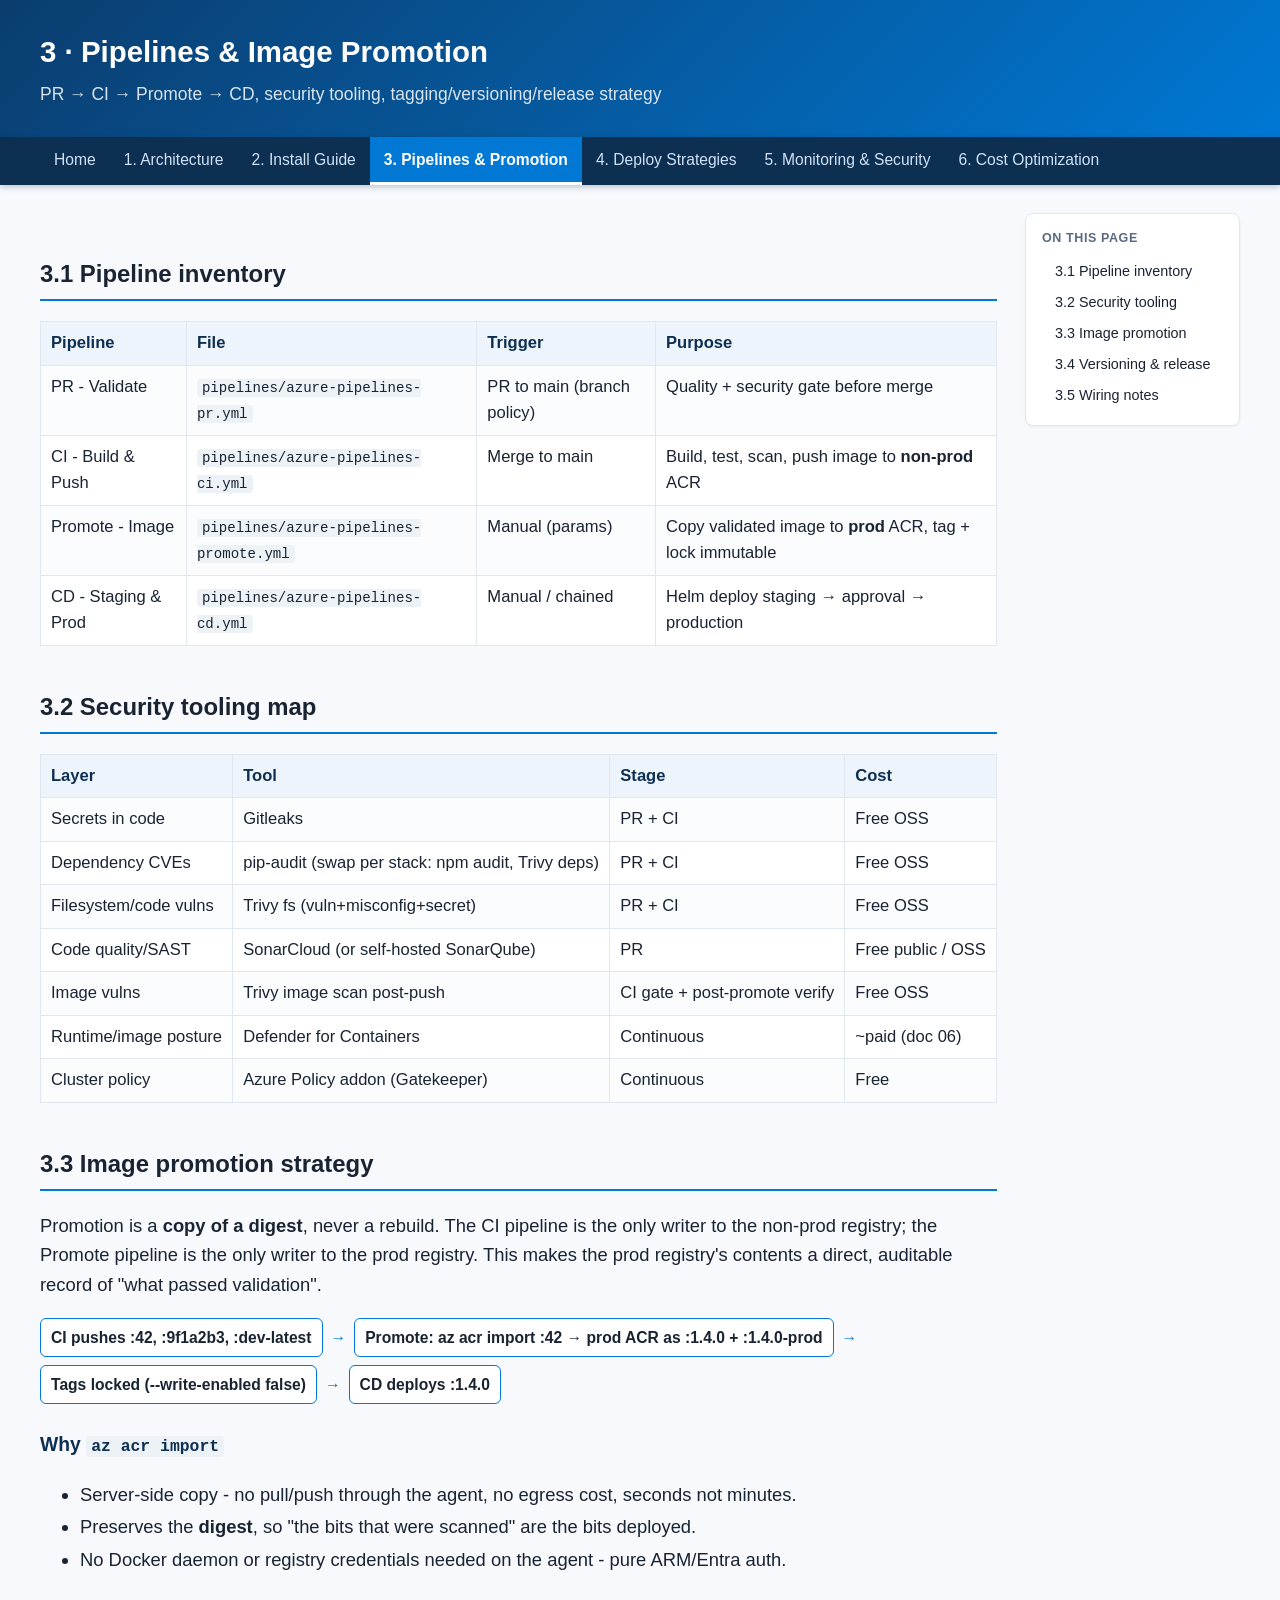
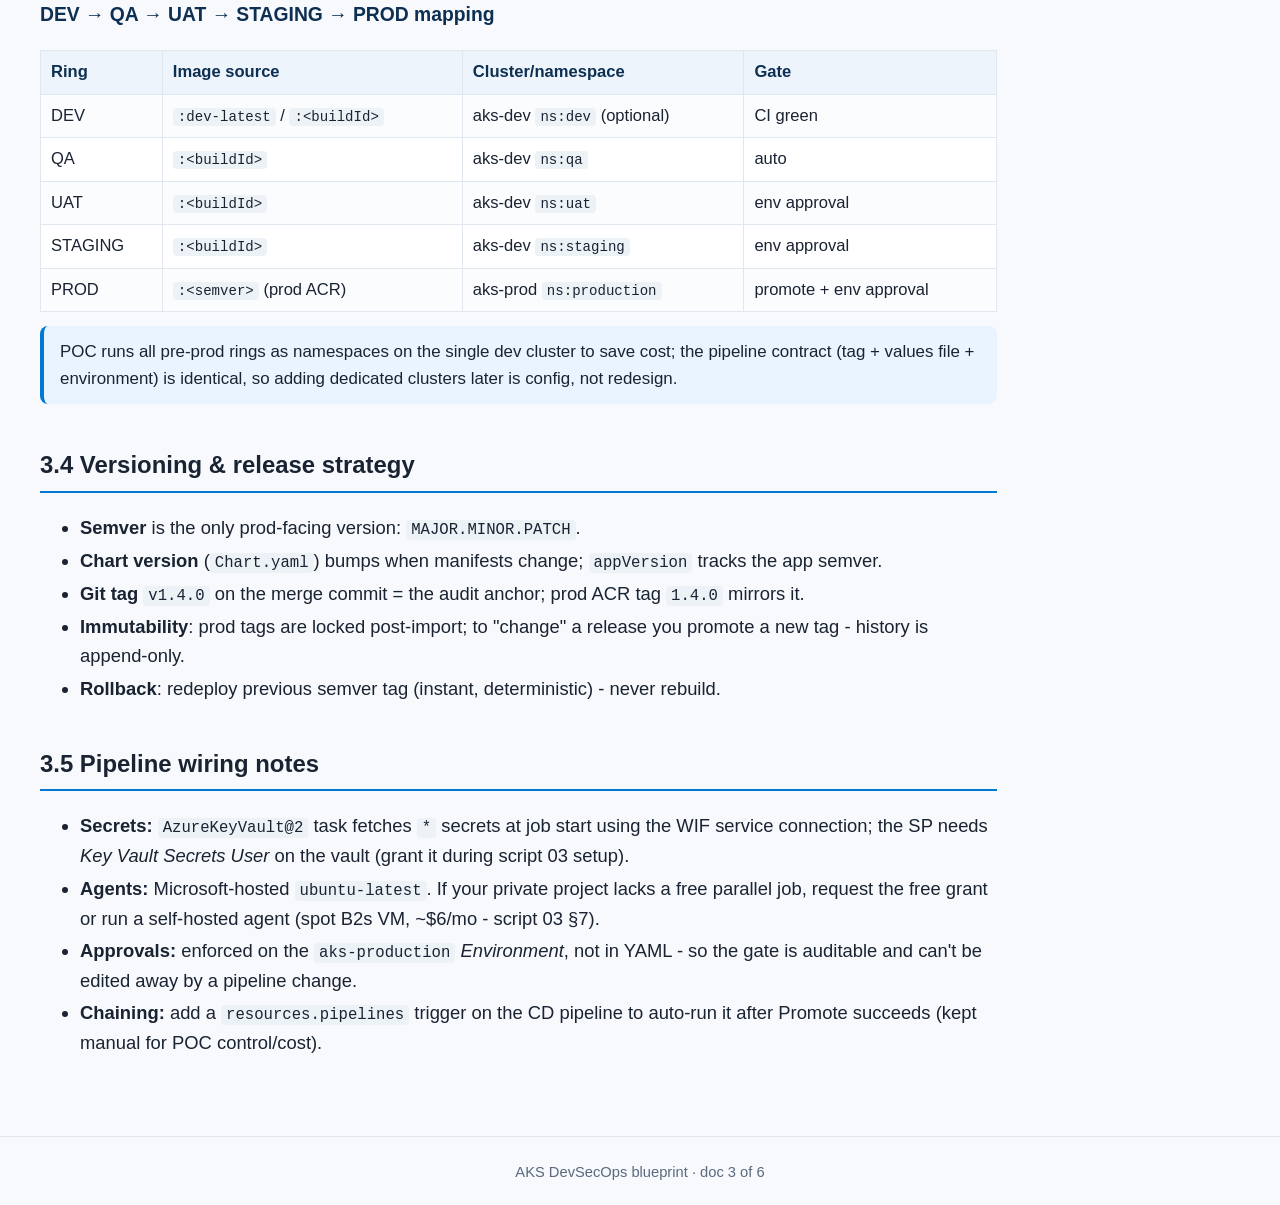
<file: docs/03-pipelines-and-promotion.html>
<!DOCTYPE html>
<html lang="en">
<head>
<meta charset="utf-8">
<title>3. Pipelines &amp; Image Promotion - AKS DevSecOps</title>
<link rel="stylesheet" href="assets/style.css">
</head>
<body>
<header>
  <h1>3 &middot; Pipelines &amp; Image Promotion</h1>
  <div class="sub">PR &rarr; CI &rarr; Promote &rarr; CD, security tooling, tagging/versioning/release strategy</div>
</header>
<nav>
  <a href="index.html">Home</a>
  <a href="01-architecture-blueprint.html">1. Architecture</a>
  <a href="02-installation-guide.html">2. Install Guide</a>
  <a href="03-pipelines-and-promotion.html" class="active">3. Pipelines &amp; Promotion</a>
  <a href="04-deployment-strategies.html">4. Deploy Strategies</a>
  <a href="05-monitoring-security.html">5. Monitoring &amp; Security</a>
  <a href="06-cost-optimization.html">6. Cost Optimization</a>
</nav>
<div class="layout">
<main>

<h2 id="s-3-1">3.1 Pipeline inventory</h2>
<table>
  <tr><th>Pipeline</th><th>File</th><th>Trigger</th><th>Purpose</th></tr>
  <tr><td>PR - Validate</td><td><code>pipelines/azure-pipelines-pr.yml</code></td>
      <td>PR to main (branch policy)</td><td>Quality + security gate before merge</td></tr>
  <tr><td>CI - Build &amp; Push</td><td><code>pipelines/azure-pipelines-ci.yml</code></td>
      <td>Merge to main</td><td>Build, test, scan, push image to <b>non-prod</b> ACR</td></tr>
  <tr><td>Promote - Image</td><td><code>pipelines/azure-pipelines-promote.yml</code></td>
      <td>Manual (params)</td><td>Copy validated image to <b>prod</b> ACR, tag + lock immutable</td></tr>
  <tr><td>CD - Staging &amp; Prod</td><td><code>pipelines/azure-pipelines-cd.yml</code></td>
      <td>Manual / chained</td><td>Helm deploy staging &rarr; approval &rarr; production</td></tr>
</table>

<h2 id="s-3-2">3.2 Security tooling map</h2>
<table>
  <tr><th>Layer</th><th>Tool</th><th>Stage</th><th>Cost</th></tr>
  <tr><td>Secrets in code</td><td>Gitleaks</td><td>PR + CI</td><td>Free OSS</td></tr>
  <tr><td>Dependency CVEs</td><td>pip-audit (swap per stack: npm audit, Trivy deps)</td><td>PR + CI</td><td>Free OSS</td></tr>
  <tr><td>Filesystem/code vulns</td><td>Trivy fs (vuln+misconfig+secret)</td><td>PR + CI</td><td>Free OSS</td></tr>
  <tr><td>Code quality/SAST</td><td>SonarCloud (or self-hosted SonarQube)</td><td>PR</td><td>Free public / OSS</td></tr>
  <tr><td>Image vulns</td><td>Trivy image scan post-push</td><td>CI gate + post-promote verify</td><td>Free OSS</td></tr>
  <tr><td>Runtime/image posture</td><td>Defender for Containers</td><td>Continuous</td><td>~paid (doc 06)</td></tr>
  <tr><td>Cluster policy</td><td>Azure Policy addon (Gatekeeper)</td><td>Continuous</td><td>Free</td></tr>
</table>

<h2 id="s-3-3">3.3 Image promotion strategy</h2>
<p>Promotion is a <b>copy of a digest</b>, never a rebuild. The CI pipeline is the
only writer to the non-prod registry; the Promote pipeline is the only writer
to the prod registry. This makes the prod registry's contents a direct,
auditable record of "what passed validation".</p>

<div class="stage-flow">
  <span class="node">CI pushes :42, :9f1a2b3, :dev-latest</span><span class="arrow">&rarr;</span>
  <span class="node">Promote: az acr import :42 &rarr; prod ACR as :1.4.0 + :1.4.0-prod</span><span class="arrow">&rarr;</span>
  <span class="node">Tags locked (--write-enabled false)</span><span class="arrow">&rarr;</span>
  <span class="node">CD deploys :1.4.0</span>
</div>

<h3>Why <code>az acr import</code></h3>
<ul class="tight">
  <li>Server-side copy - no pull/push through the agent, no egress cost, seconds not minutes.</li>
  <li>Preserves the <b>digest</b>, so "the bits that were scanned" are the bits deployed.</li>
  <li>No Docker daemon or registry credentials needed on the agent - pure ARM/Entra auth.</li>
</ul>

<h3>DEV &rarr; QA &rarr; UAT &rarr; STAGING &rarr; PROD mapping</h3>
<table>
  <tr><th>Ring</th><th>Image source</th><th>Cluster/namespace</th><th>Gate</th></tr>
  <tr><td>DEV</td><td><code>:dev-latest</code> / <code>:&lt;buildId&gt;</code></td><td>aks-dev <code>ns:dev</code> (optional)</td><td>CI green</td></tr>
  <tr><td>QA</td><td><code>:&lt;buildId&gt;</code></td><td>aks-dev <code>ns:qa</code></td><td>auto</td></tr>
  <tr><td>UAT</td><td><code>:&lt;buildId&gt;</code></td><td>aks-dev <code>ns:uat</code></td><td>env approval</td></tr>
  <tr><td>STAGING</td><td><code>:&lt;buildId&gt;</code></td><td>aks-dev <code>ns:staging</code></td><td>env approval</td></tr>
  <tr><td>PROD</td><td><code>:&lt;semver&gt;</code> (prod ACR)</td><td>aks-prod <code>ns:production</code></td><td>promote + env approval</td></tr>
</table>
<div class="note">POC runs all pre-prod rings as namespaces on the single dev
cluster to save cost; the pipeline contract (tag + values file + environment)
is identical, so adding dedicated clusters later is config, not redesign.</div>

<h2 id="s-3-4">3.4 Versioning &amp; release strategy</h2>
<ul class="tight">
  <li><b>Semver</b> is the only prod-facing version: <code>MAJOR.MINOR.PATCH</code>.</li>
  <li><b>Chart version</b> (<code>Chart.yaml</code>) bumps when manifests change; <code>appVersion</code> tracks the app semver.</li>
  <li><b>Git tag</b> <code>v1.4.0</code> on the merge commit = the audit anchor; prod ACR tag <code>1.4.0</code> mirrors it.</li>
  <li><b>Immutability</b>: prod tags are locked post-import; to "change" a release you promote a new tag - history is append-only.</li>
  <li><b>Rollback</b>: redeploy previous semver tag (instant, deterministic) - never rebuild.</li>
</ul>

<h2 id="s-3-5">3.5 Pipeline wiring notes</h2>
<ul class="tight">
  <li><b>Secrets:</b> <code>AzureKeyVault@2</code> task fetches <code>*</code> secrets at job start
      using the WIF service connection; the SP needs <i>Key Vault Secrets User</i>
      on the vault (grant it during script 03 setup).</li>
  <li><b>Agents:</b> Microsoft-hosted <code>ubuntu-latest</code>. If your private project
      lacks a free parallel job, request the free grant or run a self-hosted agent
      (spot B2s VM, ~$6/mo - script 03 &sect;7).</li>
  <li><b>Approvals:</b> enforced on the <code>aks-production</code> <i>Environment</i>, not in
      YAML - so the gate is auditable and can't be edited away by a pipeline change.</li>
  <li><b>Chaining:</b> add a <code>resources.pipelines</code> trigger on the CD pipeline to
      auto-run it after Promote succeeds (kept manual for POC control/cost).</li>
</ul>

</main>
<aside class="toc"><div class="toc-box">
  <h5>On this page</h5>
  <a href="#s-3-1">3.1 Pipeline inventory</a>
  <a href="#s-3-2">3.2 Security tooling</a>
  <a href="#s-3-3">3.3 Image promotion</a>
  <a href="#s-3-4">3.4 Versioning &amp; release</a>
  <a href="#s-3-5">3.5 Wiring notes</a>
</div></aside>
</div>
<footer>AKS DevSecOps blueprint &middot; doc 3 of 6</footer>
</body>
</html>
</file>
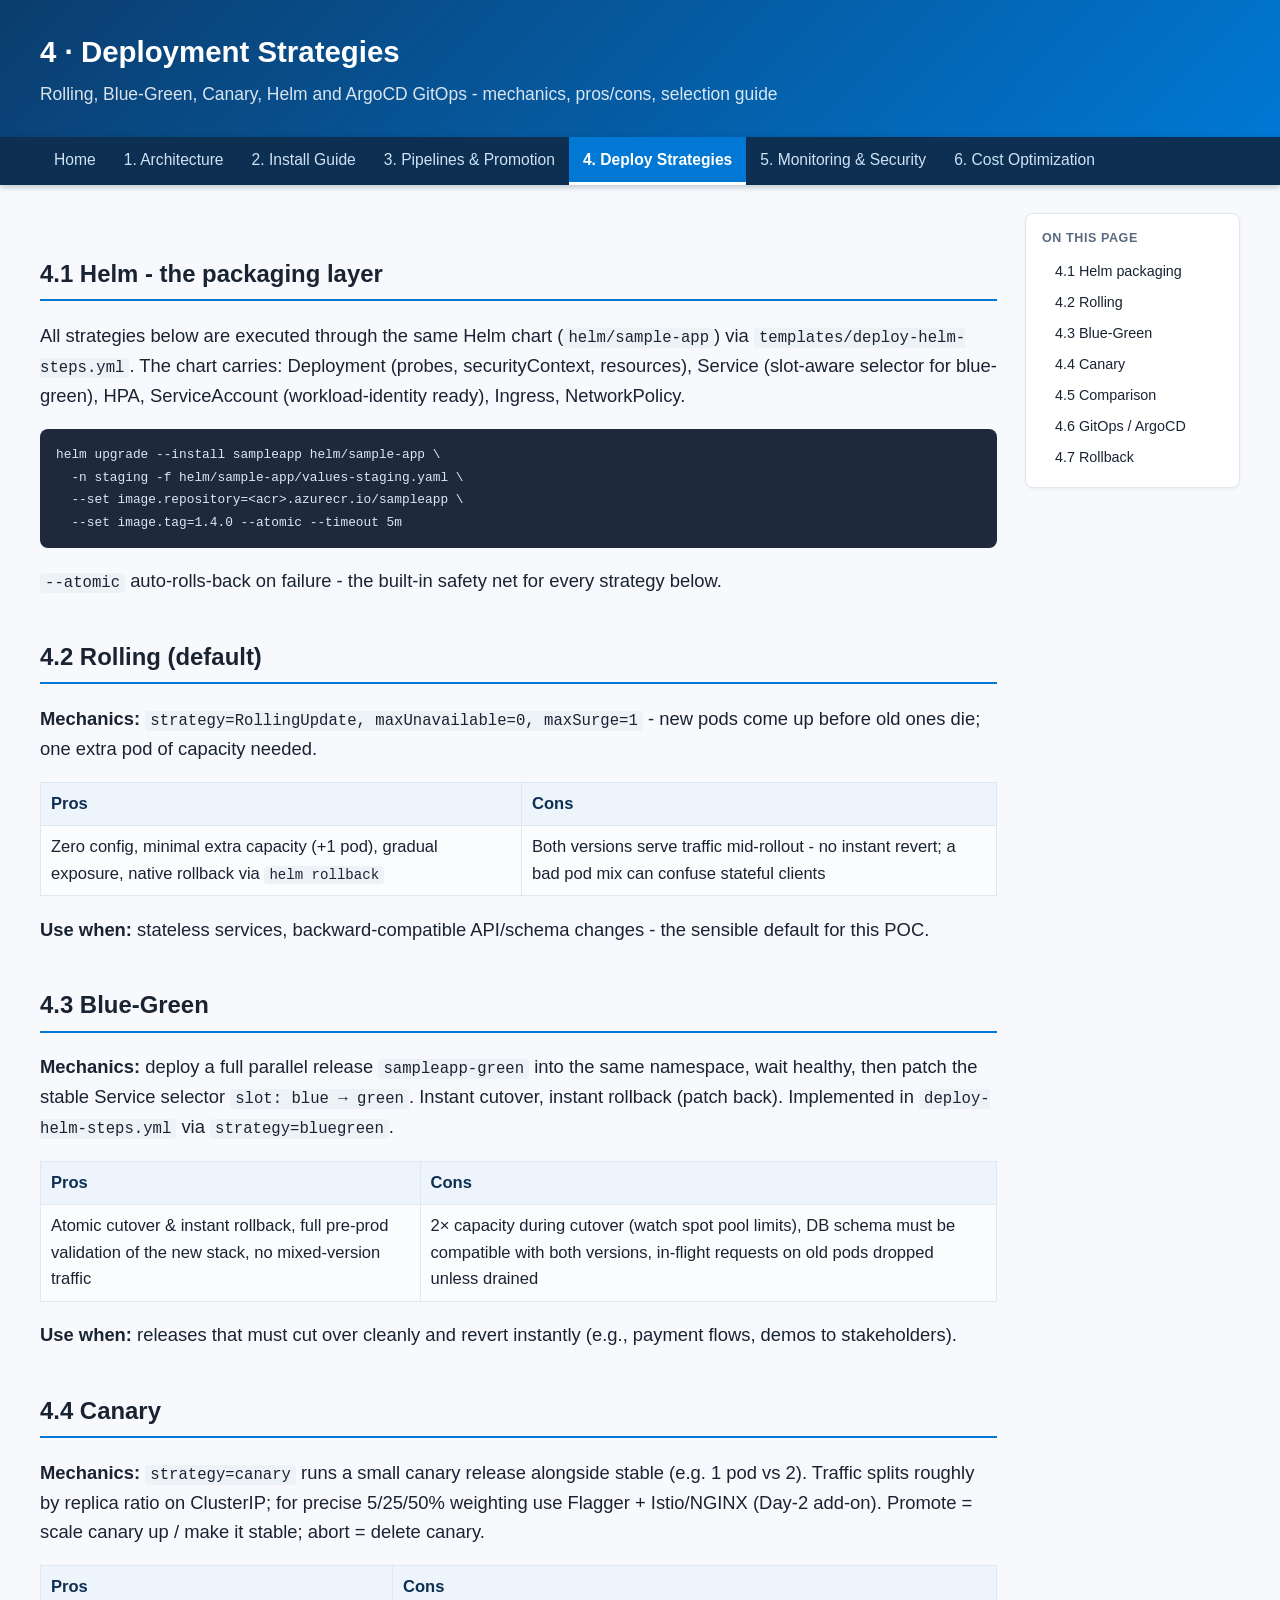
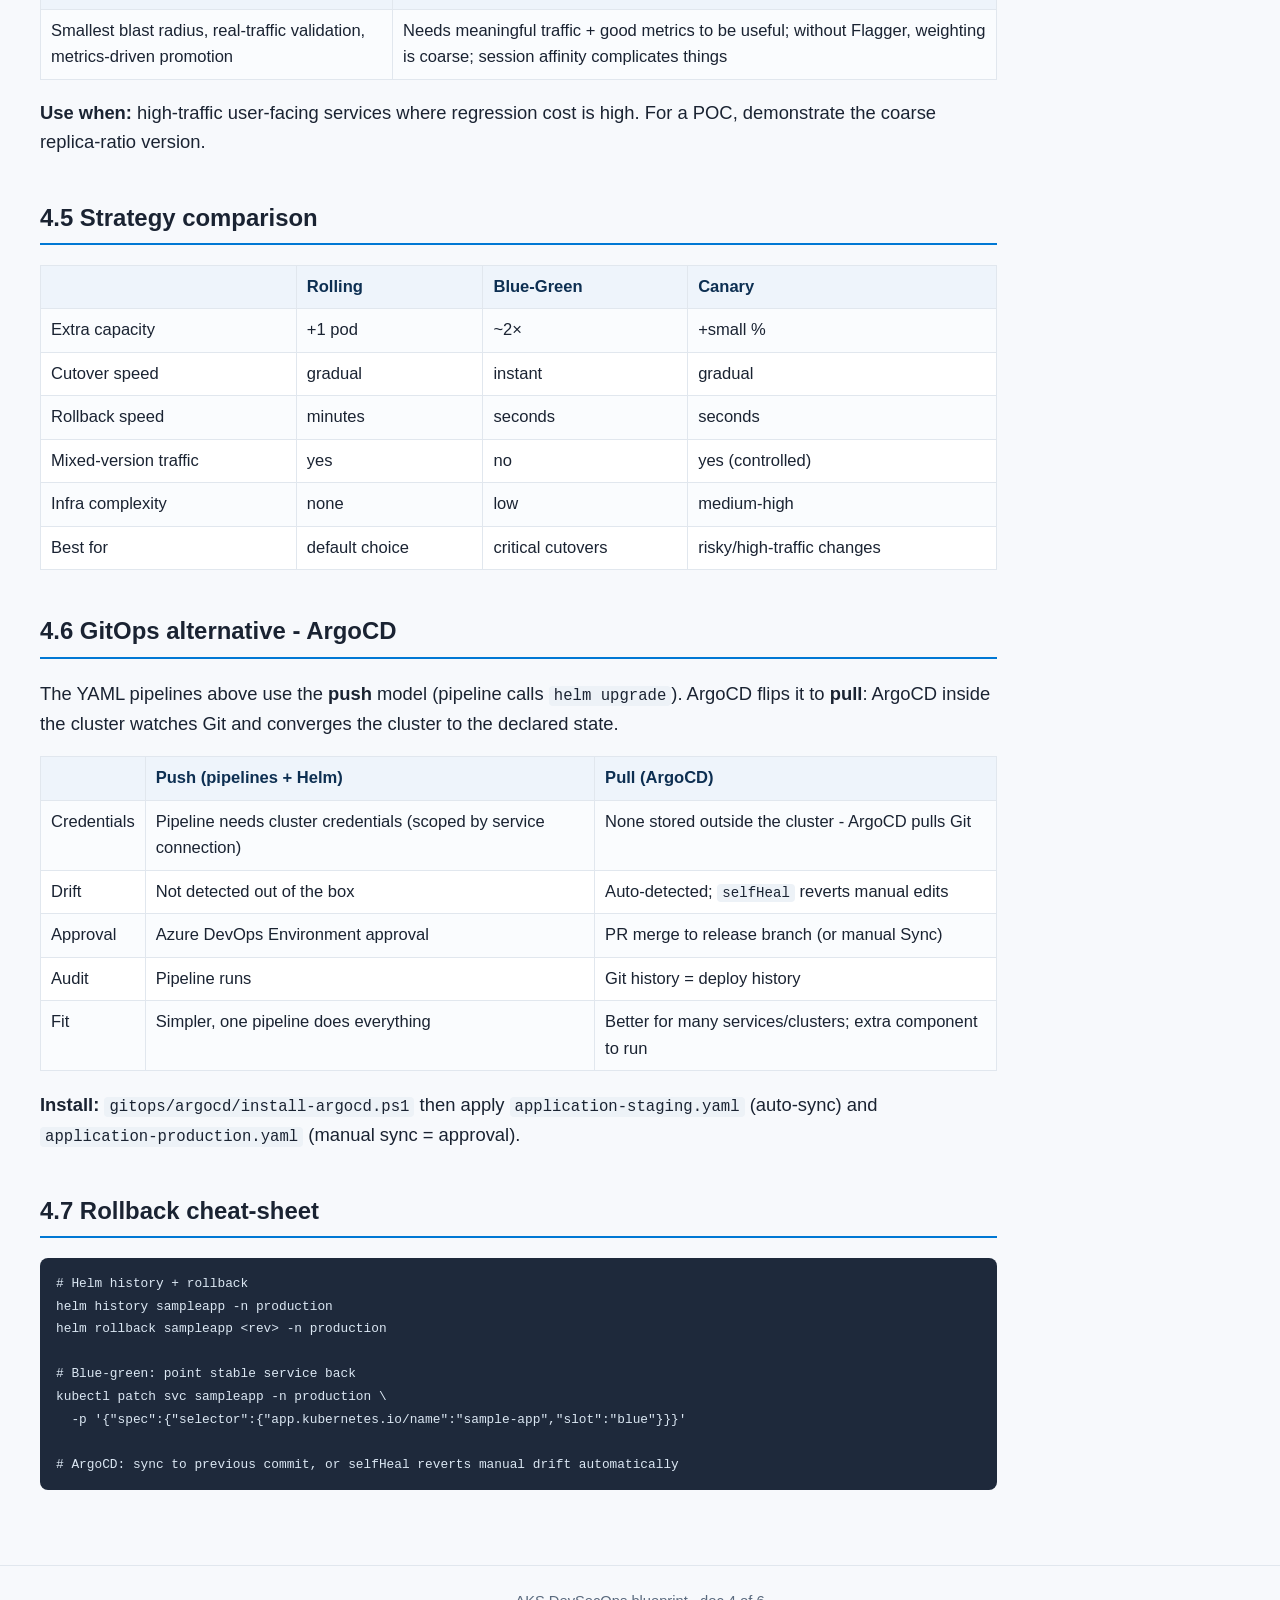
<file: docs/04-deployment-strategies.html>
<!DOCTYPE html>
<html lang="en">
<head>
<meta charset="utf-8">
<title>4. Deployment Strategies - AKS DevSecOps</title>
<link rel="stylesheet" href="assets/style.css">
</head>
<body>
<header>
  <h1>4 &middot; Deployment Strategies</h1>
  <div class="sub">Rolling, Blue-Green, Canary, Helm and ArgoCD GitOps - mechanics, pros/cons, selection guide</div>
</header>
<nav>
  <a href="index.html">Home</a>
  <a href="01-architecture-blueprint.html">1. Architecture</a>
  <a href="02-installation-guide.html">2. Install Guide</a>
  <a href="03-pipelines-and-promotion.html">3. Pipelines &amp; Promotion</a>
  <a href="04-deployment-strategies.html" class="active">4. Deploy Strategies</a>
  <a href="05-monitoring-security.html">5. Monitoring &amp; Security</a>
  <a href="06-cost-optimization.html">6. Cost Optimization</a>
</nav>
<div class="layout">
<main>

<h2 id="s-4-1">4.1 Helm - the packaging layer</h2>
<p>All strategies below are executed through the same Helm chart
(<code>helm/sample-app</code>) via <code>templates/deploy-helm-steps.yml</code>.
The chart carries: Deployment (probes, securityContext, resources),
Service (slot-aware selector for blue-green), HPA, ServiceAccount
(workload-identity ready), Ingress, NetworkPolicy.</p>
<pre><code>helm upgrade --install sampleapp helm/sample-app \
  -n staging -f helm/sample-app/values-staging.yaml \
  --set image.repository=&lt;acr&gt;.azurecr.io/sampleapp \
  --set image.tag=1.4.0 --atomic --timeout 5m</code></pre>
<p><code>--atomic</code> auto-rolls-back on failure - the built-in safety net for
every strategy below.</p>

<h2 id="s-4-2">4.2 Rolling (default)</h2>
<p><b>Mechanics:</b> <code>strategy=RollingUpdate, maxUnavailable=0, maxSurge=1</code>
- new pods come up before old ones die; one extra pod of capacity needed.</p>
<table>
  <tr><th>Pros</th><th>Cons</th></tr>
  <tr><td>Zero config, minimal extra capacity (+1 pod), gradual exposure, native rollback via <code>helm rollback</code></td>
  <td>Both versions serve traffic mid-rollout - no instant revert; a bad pod mix can confuse stateful clients</td></tr>
</table>
<p><b>Use when:</b> stateless services, backward-compatible API/schema changes - the sensible default for this POC.</p>

<h2 id="s-4-3">4.3 Blue-Green</h2>
<p><b>Mechanics:</b> deploy a full parallel release <code>sampleapp-green</code>
into the same namespace, wait healthy, then patch the stable Service selector
<code>slot: blue &rarr; green</code>. Instant cutover, instant rollback (patch back).
Implemented in <code>deploy-helm-steps.yml</code> via <code>strategy=bluegreen</code>.</p>
<table>
  <tr><th>Pros</th><th>Cons</th></tr>
  <tr><td>Atomic cutover &amp; instant rollback, full pre-prod validation of the new stack, no mixed-version traffic</td>
  <td>2&times; capacity during cutover (watch spot pool limits), DB schema must be compatible with both versions, in-flight requests on old pods dropped unless drained</td></tr>
</table>
<p><b>Use when:</b> releases that must cut over cleanly and revert instantly
(e.g., payment flows, demos to stakeholders).</p>

<h2 id="s-4-4">4.4 Canary</h2>
<p><b>Mechanics:</b> <code>strategy=canary</code> runs a small canary release
alongside stable (e.g. 1 pod vs 2). Traffic splits roughly by replica ratio on
ClusterIP; for precise 5/25/50% weighting use Flagger + Istio/NGINX (Day-2
add-on). Promote = scale canary up / make it stable; abort = delete canary.</p>
<table>
  <tr><th>Pros</th><th>Cons</th></tr>
  <tr><td>Smallest blast radius, real-traffic validation, metrics-driven promotion</td>
  <td>Needs meaningful traffic + good metrics to be useful; without Flagger, weighting is coarse; session affinity complicates things</td></tr>
</table>
<p><b>Use when:</b> high-traffic user-facing services where regression cost is high.
For a POC, demonstrate the coarse replica-ratio version.</p>

<h2 id="s-4-5">4.5 Strategy comparison</h2>
<table>
  <tr><th></th><th>Rolling</th><th>Blue-Green</th><th>Canary</th></tr>
  <tr><td>Extra capacity</td><td>+1 pod</td><td>~2&times;</td><td>+small %</td></tr>
  <tr><td>Cutover speed</td><td>gradual</td><td>instant</td><td>gradual</td></tr>
  <tr><td>Rollback speed</td><td>minutes</td><td>seconds</td><td>seconds</td></tr>
  <tr><td>Mixed-version traffic</td><td>yes</td><td>no</td><td>yes (controlled)</td></tr>
  <tr><td>Infra complexity</td><td>none</td><td>low</td><td>medium-high</td></tr>
  <tr><td>Best for</td><td>default choice</td><td>critical cutovers</td><td>risky/high-traffic changes</td></tr>
</table>

<h2 id="s-4-6">4.6 GitOps alternative - ArgoCD</h2>
<p>The YAML pipelines above use the <b>push</b> model (pipeline calls
<code>helm upgrade</code>). ArgoCD flips it to <b>pull</b>: ArgoCD inside the
cluster watches Git and converges the cluster to the declared state.</p>
<table>
  <tr><th></th><th>Push (pipelines + Helm)</th><th>Pull (ArgoCD)</th></tr>
  <tr><td>Credentials</td><td>Pipeline needs cluster credentials (scoped by service connection)</td><td>None stored outside the cluster - ArgoCD pulls Git</td></tr>
  <tr><td>Drift</td><td>Not detected out of the box</td><td>Auto-detected; <code>selfHeal</code> reverts manual edits</td></tr>
  <tr><td>Approval</td><td>Azure DevOps Environment approval</td><td>PR merge to release branch (or manual Sync)</td></tr>
  <tr><td>Audit</td><td>Pipeline runs</td><td>Git history = deploy history</td></tr>
  <tr><td>Fit</td><td>Simpler, one pipeline does everything</td><td>Better for many services/clusters; extra component to run</td></tr>
</table>
<p><b>Install:</b> <code>gitops/argocd/install-argocd.ps1</code> then apply
<code>application-staging.yaml</code> (auto-sync) and
<code>application-production.yaml</code> (manual sync = approval).</p>

<h2 id="s-4-7">4.7 Rollback cheat-sheet</h2>
<pre><code># Helm history + rollback
helm history sampleapp -n production
helm rollback sampleapp &lt;rev&gt; -n production

# Blue-green: point stable service back
kubectl patch svc sampleapp -n production \
  -p '{"spec":{"selector":{"app.kubernetes.io/name":"sample-app","slot":"blue"}}}'

# ArgoCD: sync to previous commit, or selfHeal reverts manual drift automatically</code></pre>

</main>
<aside class="toc"><div class="toc-box">
  <h5>On this page</h5>
  <a href="#s-4-1">4.1 Helm packaging</a>
  <a href="#s-4-2">4.2 Rolling</a>
  <a href="#s-4-3">4.3 Blue-Green</a>
  <a href="#s-4-4">4.4 Canary</a>
  <a href="#s-4-5">4.5 Comparison</a>
  <a href="#s-4-6">4.6 GitOps / ArgoCD</a>
  <a href="#s-4-7">4.7 Rollback</a>
</div></aside>
</div>
<footer>AKS DevSecOps blueprint &middot; doc 4 of 6</footer>
</body>
</html>
</file>
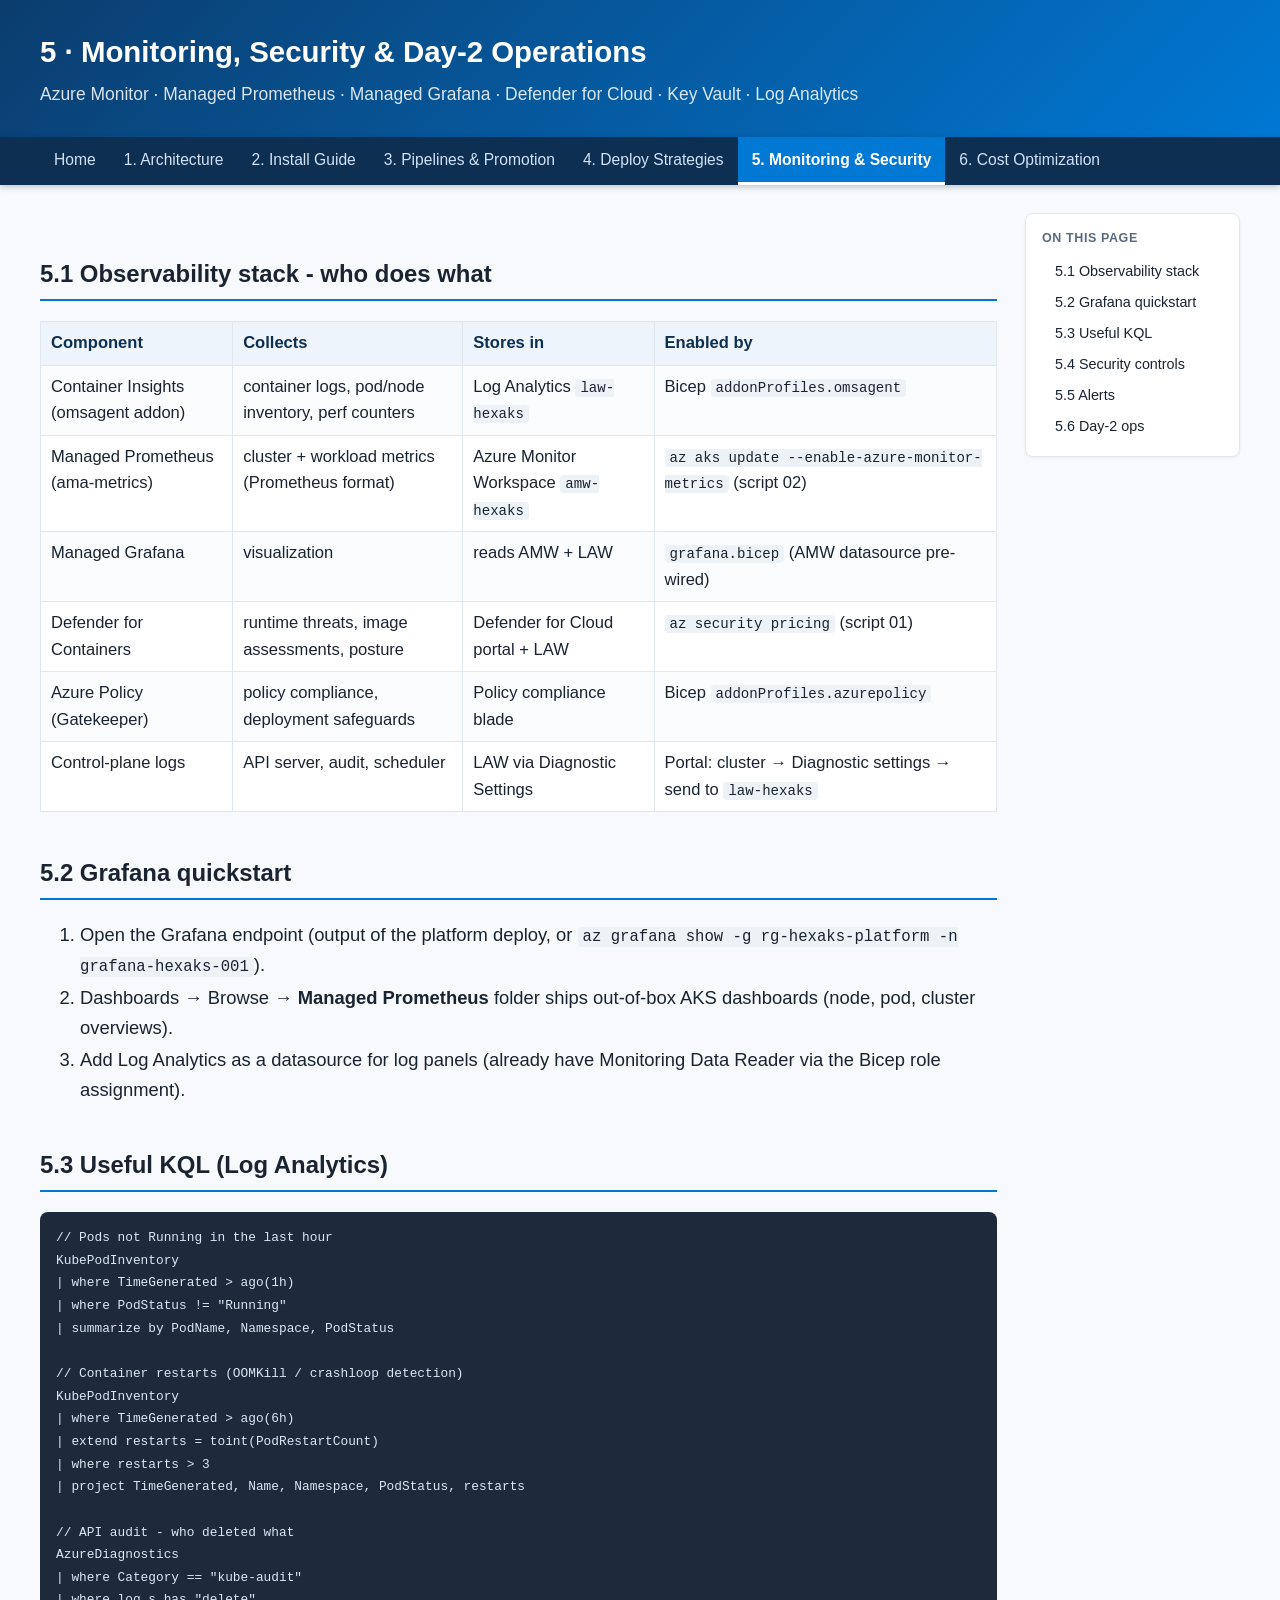
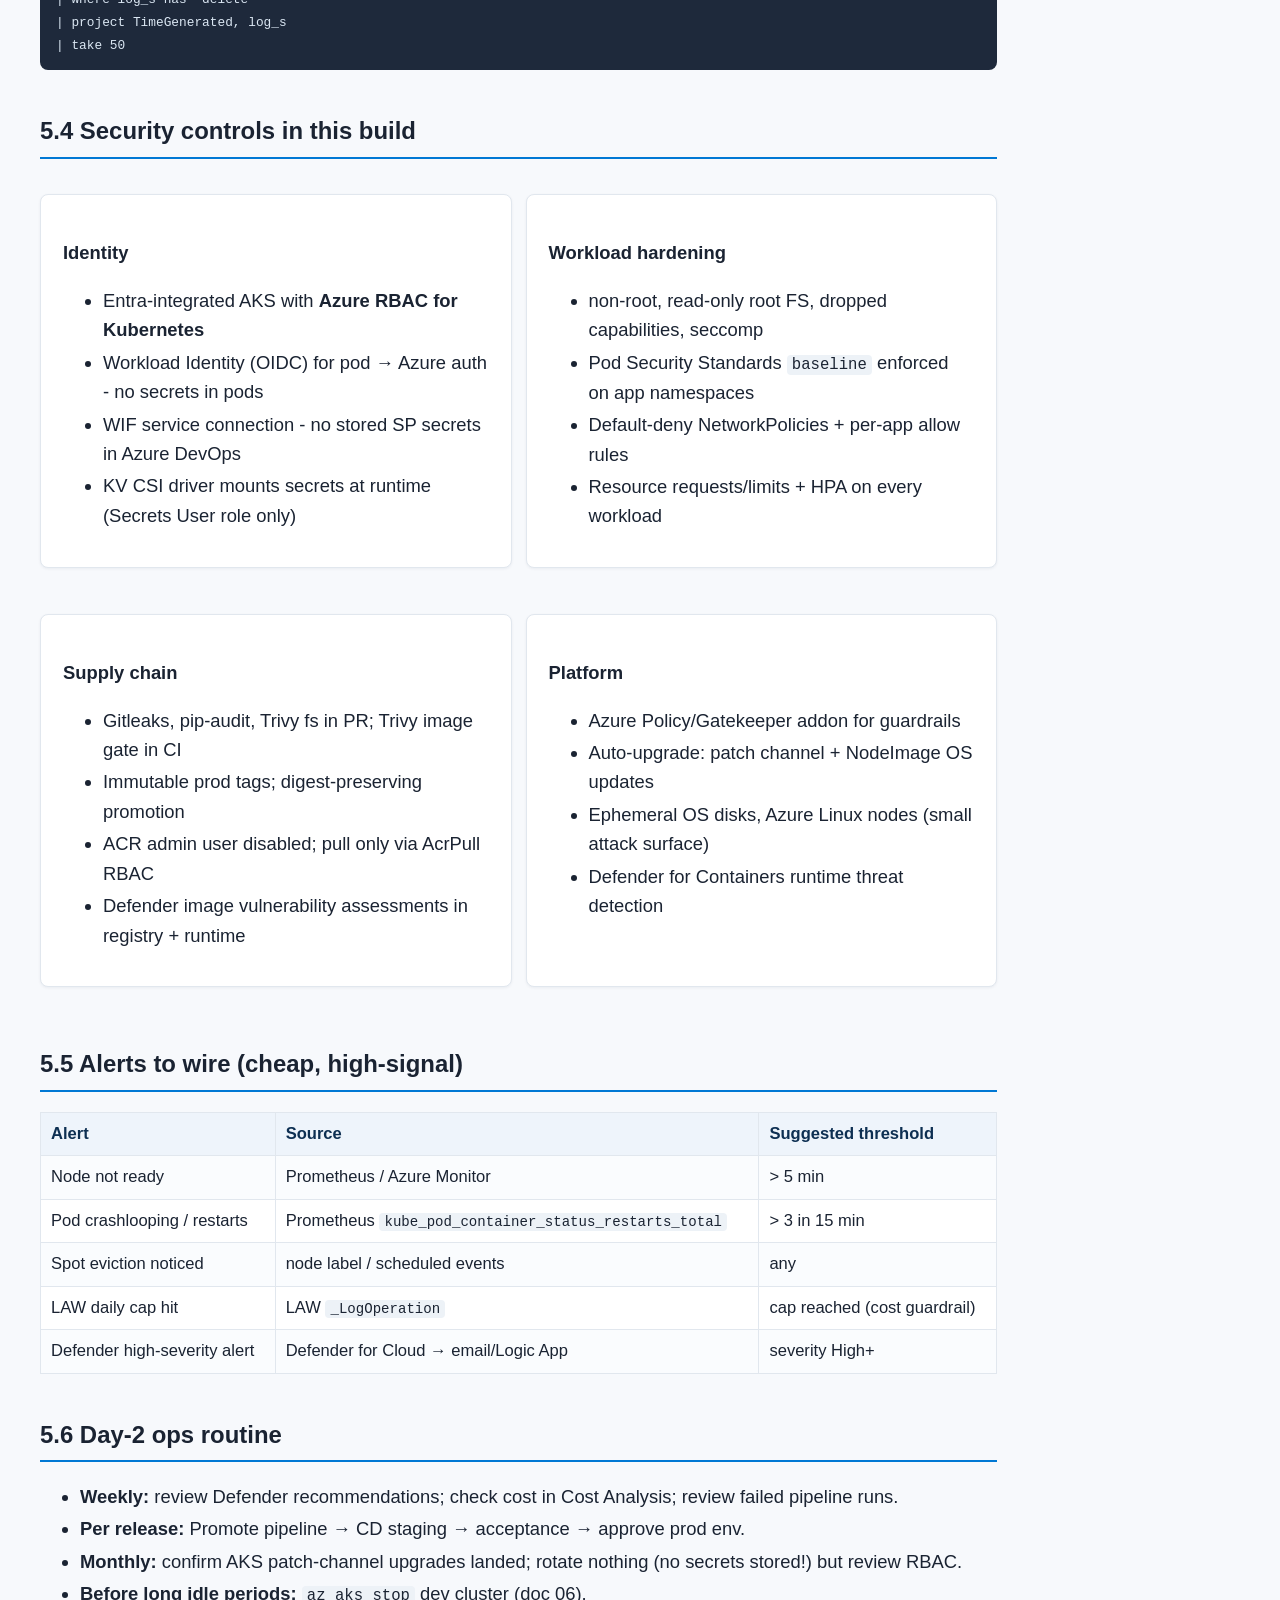
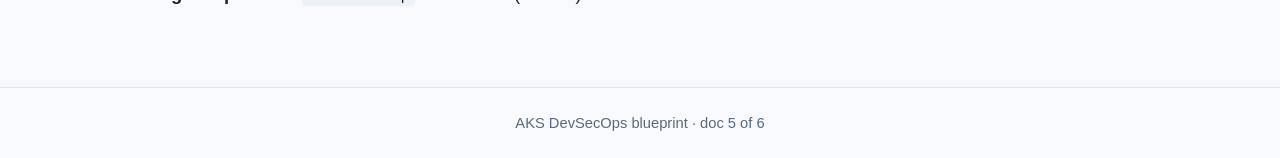
<file: docs/05-monitoring-security.html>
<!DOCTYPE html>
<html lang="en">
<head>
<meta charset="utf-8">
<title>5. Monitoring &amp; Security - AKS DevSecOps</title>
<link rel="stylesheet" href="assets/style.css">
</head>
<body>
<header>
  <h1>5 &middot; Monitoring, Security &amp; Day-2 Operations</h1>
  <div class="sub">Azure Monitor &middot; Managed Prometheus &middot; Managed Grafana &middot; Defender for Cloud &middot; Key Vault &middot; Log Analytics</div>
</header>
<nav>
  <a href="index.html">Home</a>
  <a href="01-architecture-blueprint.html">1. Architecture</a>
  <a href="02-installation-guide.html">2. Install Guide</a>
  <a href="03-pipelines-and-promotion.html">3. Pipelines &amp; Promotion</a>
  <a href="04-deployment-strategies.html">4. Deploy Strategies</a>
  <a href="05-monitoring-security.html" class="active">5. Monitoring &amp; Security</a>
  <a href="06-cost-optimization.html">6. Cost Optimization</a>
</nav>
<div class="layout">
<main>

<h2 id="s-5-1">5.1 Observability stack - who does what</h2>
<table>
  <tr><th>Component</th><th>Collects</th><th>Stores in</th><th>Enabled by</th></tr>
  <tr><td>Container Insights (omsagent addon)</td><td>container logs, pod/node inventory, perf counters</td><td>Log Analytics <code>law-hexaks</code></td><td>Bicep <code>addonProfiles.omsagent</code></td></tr>
  <tr><td>Managed Prometheus (ama-metrics)</td><td>cluster + workload metrics (Prometheus format)</td><td>Azure Monitor Workspace <code>amw-hexaks</code></td><td><code>az aks update --enable-azure-monitor-metrics</code> (script 02)</td></tr>
  <tr><td>Managed Grafana</td><td>visualization</td><td>reads AMW + LAW</td><td><code>grafana.bicep</code> (AMW datasource pre-wired)</td></tr>
  <tr><td>Defender for Containers</td><td>runtime threats, image assessments, posture</td><td>Defender for Cloud portal + LAW</td><td><code>az security pricing</code> (script 01)</td></tr>
  <tr><td>Azure Policy (Gatekeeper)</td><td>policy compliance, deployment safeguards</td><td>Policy compliance blade</td><td>Bicep <code>addonProfiles.azurepolicy</code></td></tr>
  <tr><td>Control-plane logs</td><td>API server, audit, scheduler</td><td>LAW via Diagnostic Settings</td><td>Portal: cluster &rarr; Diagnostic settings &rarr; send to <code>law-hexaks</code></td></tr>
</table>

<h2 id="s-5-2">5.2 Grafana quickstart</h2>
<ol class="tight">
  <li>Open the Grafana endpoint (output of the platform deploy, or
      <code>az grafana show -g rg-hexaks-platform -n grafana-hexaks-001</code>).</li>
  <li>Dashboards &rarr; Browse &rarr; <b>Managed Prometheus</b> folder ships
      out-of-box AKS dashboards (node, pod, cluster overviews).</li>
  <li>Add Log Analytics as a datasource for log panels
      (already have Monitoring Data Reader via the Bicep role assignment).</li>
</ol>

<h2 id="s-5-3">5.3 Useful KQL (Log Analytics)</h2>
<pre><code>// Pods not Running in the last hour
KubePodInventory
| where TimeGenerated &gt; ago(1h)
| where PodStatus != "Running"
| summarize by PodName, Namespace, PodStatus

// Container restarts (OOMKill / crashloop detection)
KubePodInventory
| where TimeGenerated &gt; ago(6h)
| extend restarts = toint(PodRestartCount)
| where restarts &gt; 3
| project TimeGenerated, Name, Namespace, PodStatus, restarts

// API audit - who deleted what
AzureDiagnostics
| where Category == "kube-audit"
| where log_s has "delete"
| project TimeGenerated, log_s
| take 50</code></pre>

<h2 id="s-5-4">5.4 Security controls in this build</h2>
<div class="grid cols2">
  <div class="card"><h4>Identity</h4><ul class="tight">
    <li>Entra-integrated AKS with <b>Azure RBAC for Kubernetes</b></li>
    <li>Workload Identity (OIDC) for pod &rarr; Azure auth - no secrets in pods</li>
    <li>WIF service connection - no stored SP secrets in Azure DevOps</li>
    <li>KV CSI driver mounts secrets at runtime (Secrets User role only)</li>
  </ul></div>
  <div class="card"><h4>Workload hardening</h4><ul class="tight">
    <li>non-root, read-only root FS, dropped capabilities, seccomp</li>
    <li>Pod Security Standards <code>baseline</code> enforced on app namespaces</li>
    <li>Default-deny NetworkPolicies + per-app allow rules</li>
    <li>Resource requests/limits + HPA on every workload</li>
  </ul></div>
  <div class="card"><h4>Supply chain</h4><ul class="tight">
    <li>Gitleaks, pip-audit, Trivy fs in PR; Trivy image gate in CI</li>
    <li>Immutable prod tags; digest-preserving promotion</li>
    <li>ACR admin user disabled; pull only via AcrPull RBAC</li>
    <li>Defender image vulnerability assessments in registry + runtime</li>
  </ul></div>
  <div class="card"><h4>Platform</h4><ul class="tight">
    <li>Azure Policy/Gatekeeper addon for guardrails</li>
    <li>Auto-upgrade: patch channel + NodeImage OS updates</li>
    <li>Ephemeral OS disks, Azure Linux nodes (small attack surface)</li>
    <li>Defender for Containers runtime threat detection</li>
  </ul></div>
</div>

<h2 id="s-5-5">5.5 Alerts to wire (cheap, high-signal)</h2>
<table>
  <tr><th>Alert</th><th>Source</th><th>Suggested threshold</th></tr>
  <tr><td>Node not ready</td><td>Prometheus / Azure Monitor</td><td>&gt; 5 min</td></tr>
  <tr><td>Pod crashlooping / restarts</td><td>Prometheus <code>kube_pod_container_status_restarts_total</code></td><td>&gt; 3 in 15 min</td></tr>
  <tr><td>Spot eviction noticed</td><td>node label / scheduled events</td><td>any</td></tr>
  <tr><td>LAW daily cap hit</td><td>LAW <code>_LogOperation</code></td><td>cap reached (cost guardrail)</td></tr>
  <tr><td>Defender high-severity alert</td><td>Defender for Cloud &rarr; email/Logic App</td><td>severity High+</td></tr>
</table>

<h2 id="s-5-6">5.6 Day-2 ops routine</h2>
<ul class="tight">
  <li><b>Weekly:</b> review Defender recommendations; check cost in Cost Analysis; review failed pipeline runs.</li>
  <li><b>Per release:</b> Promote pipeline &rarr; CD staging &rarr; acceptance &rarr; approve prod env.</li>
  <li><b>Monthly:</b> confirm AKS patch-channel upgrades landed; rotate nothing (no secrets stored!) but review RBAC.</li>
  <li><b>Before long idle periods:</b> <code>az aks stop</code> dev cluster (doc 06).</li>
</ul>

</main>
<aside class="toc"><div class="toc-box">
  <h5>On this page</h5>
  <a href="#s-5-1">5.1 Observability stack</a>
  <a href="#s-5-2">5.2 Grafana quickstart</a>
  <a href="#s-5-3">5.3 Useful KQL</a>
  <a href="#s-5-4">5.4 Security controls</a>
  <a href="#s-5-5">5.5 Alerts</a>
  <a href="#s-5-6">5.6 Day-2 ops</a>
</div></aside>
</div>
<footer>AKS DevSecOps blueprint &middot; doc 5 of 6</footer>
</body>
</html>
</file>
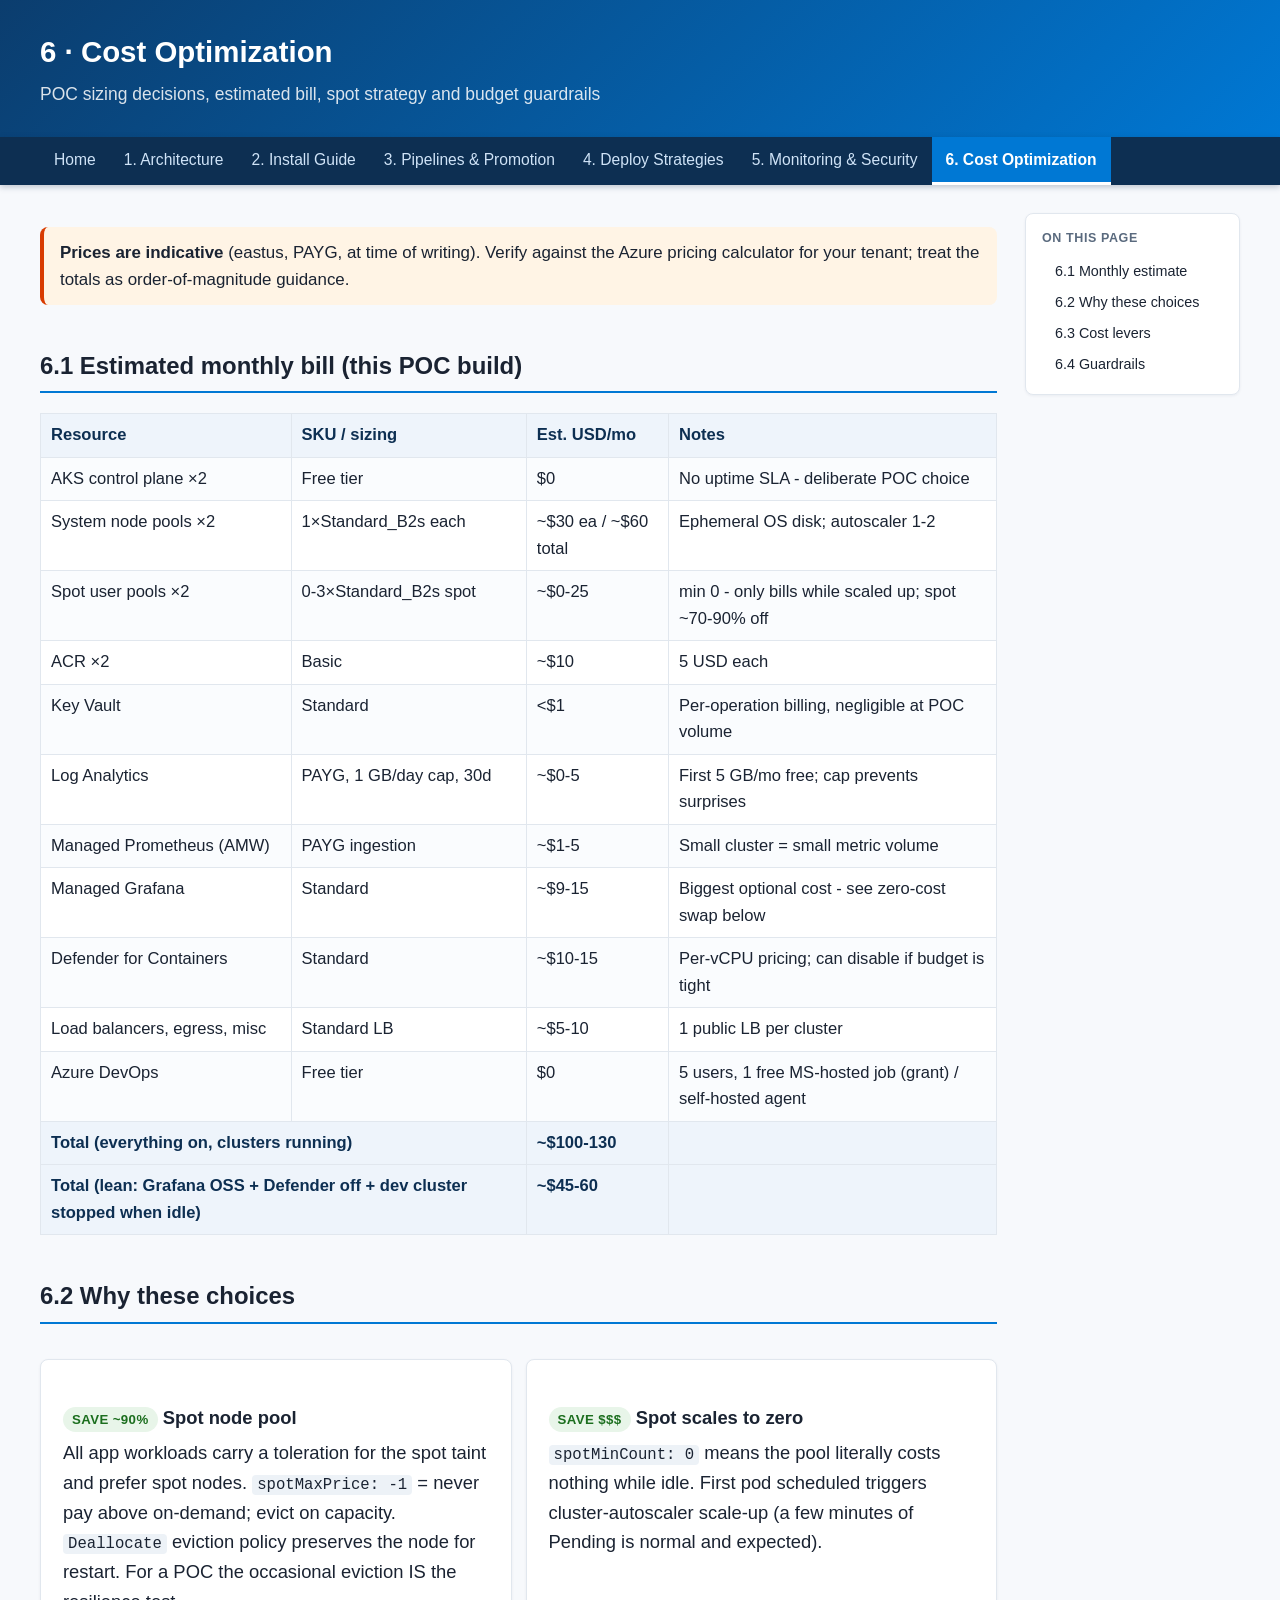
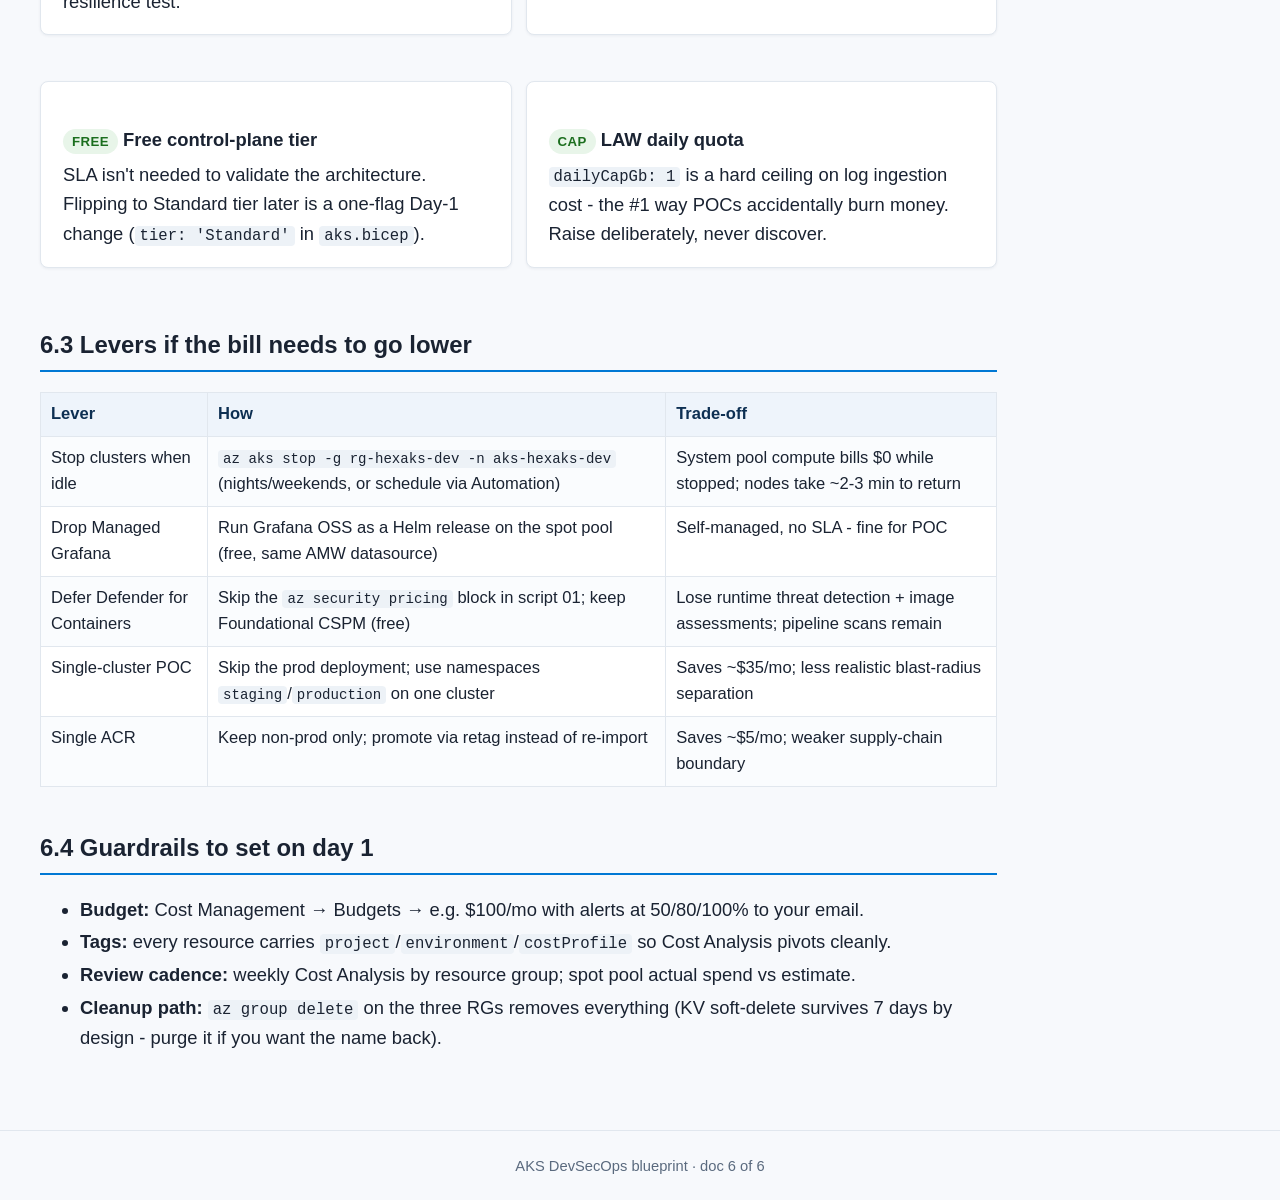
<file: docs/06-cost-optimization.html>
<!DOCTYPE html>
<html lang="en">
<head>
<meta charset="utf-8">
<title>6. Cost Optimization - AKS DevSecOps</title>
<link rel="stylesheet" href="assets/style.css">
</head>
<body>
<header>
  <h1>6 &middot; Cost Optimization</h1>
  <div class="sub">POC sizing decisions, estimated bill, spot strategy and budget guardrails</div>
</header>
<nav>
  <a href="index.html">Home</a>
  <a href="01-architecture-blueprint.html">1. Architecture</a>
  <a href="02-installation-guide.html">2. Install Guide</a>
  <a href="03-pipelines-and-promotion.html">3. Pipelines &amp; Promotion</a>
  <a href="04-deployment-strategies.html">4. Deploy Strategies</a>
  <a href="05-monitoring-security.html">5. Monitoring &amp; Security</a>
  <a href="06-cost-optimization.html" class="active">6. Cost Optimization</a>
</nav>
<div class="layout">
<main>

<div class="warning"><b>Prices are indicative</b> (eastus, PAYG, at time of
writing). Verify against the Azure pricing calculator for your tenant; treat
the totals as order-of-magnitude guidance.</div>

<h2 id="s-6-1">6.1 Estimated monthly bill (this POC build)</h2>
<table>
  <tr><th>Resource</th><th>SKU / sizing</th><th>Est. USD/mo</th><th>Notes</th></tr>
  <tr><td>AKS control plane &times;2</td><td>Free tier</td><td>$0</td><td>No uptime SLA - deliberate POC choice</td></tr>
  <tr><td>System node pools &times;2</td><td>1&times;Standard_B2s each</td><td>~$30 ea / ~$60 total</td><td>Ephemeral OS disk; autoscaler 1-2</td></tr>
  <tr><td>Spot user pools &times;2</td><td>0-3&times;Standard_B2s spot</td><td>~$0-25</td><td>min 0 - only bills while scaled up; spot ~70-90% off</td></tr>
  <tr><td>ACR &times;2</td><td>Basic</td><td>~$10</td><td>5 USD each</td></tr>
  <tr><td>Key Vault</td><td>Standard</td><td>&lt;$1</td><td>Per-operation billing, negligible at POC volume</td></tr>
  <tr><td>Log Analytics</td><td>PAYG, 1 GB/day cap, 30d</td><td>~$0-5</td><td>First 5 GB/mo free; cap prevents surprises</td></tr>
  <tr><td>Managed Prometheus (AMW)</td><td>PAYG ingestion</td><td>~$1-5</td><td>Small cluster = small metric volume</td></tr>
  <tr><td>Managed Grafana</td><td>Standard</td><td>~$9-15</td><td>Biggest optional cost - see zero-cost swap below</td></tr>
  <tr><td>Defender for Containers</td><td>Standard</td><td>~$10-15</td><td>Per-vCPU pricing; can disable if budget is tight</td></tr>
  <tr><td>Load balancers, egress, misc</td><td>Standard LB</td><td>~$5-10</td><td>1 public LB per cluster</td></tr>
  <tr><td>Azure DevOps</td><td>Free tier</td><td>$0</td><td>5 users, 1 free MS-hosted job (grant) / self-hosted agent</td></tr>
  <tr><th colspan="2">Total (everything on, clusters running)</th><th>~$100-130</th><th>&nbsp;</th></tr>
  <tr><th colspan="2">Total (lean: Grafana OSS + Defender off + dev cluster stopped when idle)</th><th>~$45-60</th><th>&nbsp;</th></tr>
</table>

<h2 id="s-6-2">6.2 Why these choices</h2>
<div class="grid cols2">
  <div class="card"><h4><span class="badge cost">save ~90%</span> Spot node pool</h4>
    All app workloads carry a toleration for the spot taint and prefer spot
    nodes. <code>spotMaxPrice: -1</code> = never pay above on-demand; evict on
    capacity. <code>Deallocate</code> eviction policy preserves the node for
    restart. For a POC the occasional eviction IS the resilience test.</div>
  <div class="card"><h4><span class="badge cost">save $$$</span> Spot scales to zero</h4>
    <code>spotMinCount: 0</code> means the pool literally costs nothing while
    idle. First pod scheduled triggers cluster-autoscaler scale-up (a few
    minutes of Pending is normal and expected).</div>
  <div class="card"><h4><span class="badge cost">free</span> Free control-plane tier</h4>
    SLA isn't needed to validate the architecture. Flipping to Standard tier
    later is a one-flag Day-1 change (<code>tier: 'Standard'</code> in
    <code>aks.bicep</code>).</div>
  <div class="card"><h4><span class="badge cost">cap</span> LAW daily quota</h4>
    <code>dailyCapGb: 1</code> is a hard ceiling on log ingestion cost - the
    #1 way POCs accidentally burn money. Raise deliberately, never discover.</div>
</div>

<h2 id="s-6-3">6.3 Levers if the bill needs to go lower</h2>
<table>
  <tr><th>Lever</th><th>How</th><th>Trade-off</th></tr>
  <tr><td>Stop clusters when idle</td><td><code>az aks stop -g rg-hexaks-dev -n aks-hexaks-dev</code> (nights/weekends, or schedule via Automation)</td><td>System pool compute bills $0 while stopped; nodes take ~2-3 min to return</td></tr>
  <tr><td>Drop Managed Grafana</td><td>Run Grafana OSS as a Helm release on the spot pool (free, same AMW datasource)</td><td>Self-managed, no SLA - fine for POC</td></tr>
  <tr><td>Defer Defender for Containers</td><td>Skip the <code>az security pricing</code> block in script 01; keep Foundational CSPM (free)</td><td>Lose runtime threat detection + image assessments; pipeline scans remain</td></tr>
  <tr><td>Single-cluster POC</td><td>Skip the prod deployment; use namespaces <code>staging</code>/<code>production</code> on one cluster</td><td>Saves ~$35/mo; less realistic blast-radius separation</td></tr>
  <tr><td>Single ACR</td><td>Keep non-prod only; promote via retag instead of re-import</td><td>Saves ~$5/mo; weaker supply-chain boundary</td></tr>
</table>

<h2 id="s-6-4">6.4 Guardrails to set on day 1</h2>
<ul class="tight">
  <li><b>Budget:</b> Cost Management &rarr; Budgets &rarr; e.g. $100/mo with alerts at 50/80/100% to your email.</li>
  <li><b>Tags:</b> every resource carries <code>project</code>/<code>environment</code>/<code>costProfile</code> so Cost Analysis pivots cleanly.</li>
  <li><b>Review cadence:</b> weekly Cost Analysis by resource group; spot pool actual spend vs estimate.</li>
  <li><b>Cleanup path:</b> <code>az group delete</code> on the three RGs removes everything (KV soft-delete survives 7 days by design - purge it if you want the name back).</li>
</ul>

</main>
<aside class="toc"><div class="toc-box">
  <h5>On this page</h5>
  <a href="#s-6-1">6.1 Monthly estimate</a>
  <a href="#s-6-2">6.2 Why these choices</a>
  <a href="#s-6-3">6.3 Cost levers</a>
  <a href="#s-6-4">6.4 Guardrails</a>
</div></aside>
</div>
<footer>AKS DevSecOps blueprint &middot; doc 6 of 6</footer>
</body>
</html>
</file>
<file: docs/assets/style.css>
:root {
  --ink: #1a2332;
  --muted: #5a6a7e;
  --accent: #0078d4;
  --accent2: #107c10;
  --warn: #d83b01;
  --bg: #f7f9fc;
  --card: #ffffff;
  --line: #e1e7ee;
  --code-bg: #1e293b;
}

html { font-size: 115%; scroll-behavior: smooth; }

* { box-sizing: border-box; }

body {
  margin: 0;
  font-family: "Segoe UI", "Helvetica Neue", Arial, sans-serif;
  color: var(--ink);
  background: var(--bg);
  line-height: 1.6;
}

header {
  background: linear-gradient(135deg, #0b3d6e, #0078d4);
  color: #fff;
  padding: 28px 40px;
}
header h1 { margin: 0 0 6px; font-size: 1.6rem; }
header .sub { opacity: 0.85; font-size: 0.95rem; }

nav {
  background: #0d2f52;
  padding: 0 40px;
  display: flex;
  flex-wrap: wrap;
  position: sticky;
  top: 0;
  z-index: 100;
  box-shadow: 0 2px 6px rgba(15,40,70,0.25);
}
nav a {
  color: #cfe3f7;
  text-decoration: none;
  padding: 10px 14px;
  font-size: 0.85rem;
}
nav a:hover { color: #fff; background: rgba(255,255,255,0.12); }
nav a.active {
  color: #fff;
  font-weight: 700;
  background: var(--accent);
  border-bottom: 3px solid #fff;
}

.layout {
  display: flex;
  gap: 28px;
  max-width: 1360px;
  margin: 0 auto;
  padding: 28px 40px 60px;
  /* no align-items: flex-start — the aside must stretch full height so the
     sticky .toc-box inside it has room to travel while scrolling */
}
main {
  flex: 1;
  min-width: 0;
}

/* ---- "On this page" right-side index ---------------------------------- */
aside.toc {
  width: 215px;
  flex-shrink: 0;
}
.toc-box {
  position: sticky;
  top: 56px;
  background: var(--card);
  border: 1px solid var(--line);
  border-radius: 8px;
  padding: 14px 16px;
  font-size: 0.78rem;
  box-shadow: 0 1px 3px rgba(15,40,70,0.06);
}
.toc-box h5 {
  margin: 0 0 8px;
  text-transform: uppercase;
  font-size: 0.68rem;
  letter-spacing: 0.6px;
  color: var(--muted);
}
.toc-box a {
  display: block;
  color: var(--ink);
  text-decoration: none;
  padding: 4px 0 4px 10px;
  border-left: 3px solid transparent;
}
.toc-box a:hover {
  color: var(--accent);
  border-left-color: var(--accent);
}
@media (max-width: 1100px) {
  aside.toc { display: none; }
}

h2 {
  border-bottom: 2px solid var(--accent);
  padding-bottom: 6px;
  margin-top: 42px;
  font-size: 1.3rem;
}
h3 { margin-top: 26px; font-size: 1.05rem; color: #0d2f52; }
h4 { margin-bottom: 6px; }

.card {
  background: var(--card);
  border: 1px solid var(--line);
  border-radius: 8px;
  padding: 18px 22px;
  margin: 16px 0;
  box-shadow: 0 1px 3px rgba(15,40,70,0.06);
}

.grid { display: grid; gap: 14px; }
.grid.cols2 { grid-template-columns: 1fr 1fr; }
.grid.cols3 { grid-template-columns: 1fr 1fr 1fr; }
@media (max-width: 800px) { .grid.cols2, .grid.cols3 { grid-template-columns: 1fr; } }

table {
  border-collapse: collapse;
  width: 100%;
  margin: 14px 0;
  font-size: 0.9rem;
  background: var(--card);
}
th, td {
  border: 1px solid var(--line);
  padding: 8px 10px;
  text-align: left;
  vertical-align: top;
}
th { background: #eef4fb; color: #0d2f52; }
tr:nth-child(even) td { background: #fafcfe; }

code {
  font-family: "Cascadia Code", Consolas, monospace;
  background: #edf2f7;
  padding: 1px 5px;
  border-radius: 4px;
  font-size: 0.85em;
}
pre {
  background: var(--code-bg);
  color: #dbe7f3;
  padding: 14px 16px;
  border-radius: 8px;
  overflow-x: auto;
  font-size: 0.82rem;
  line-height: 1.5;
}
pre code { background: none; color: inherit; padding: 0; }

.badge {
  display: inline-block;
  padding: 2px 9px;
  border-radius: 999px;
  font-size: 0.72rem;
  font-weight: 600;
  text-transform: uppercase;
  letter-spacing: 0.4px;
}
.badge.info  { background: #dff0ff; color: #005a9e; }
.badge.cost  { background: #e8f5e9; color: #1b6e1e; }
.badge.warn  { background: #fde7e9; color: #a4262c; }
.badge.phase { background: #0d2f52; color: #fff; }

.note, .warning, .tip {
  border-radius: 8px;
  padding: 12px 16px;
  margin: 14px 0;
  font-size: 0.92rem;
}
.note    { background: #eaf4ff; border-left: 4px solid var(--accent); }
.warning { background: #fff4e5; border-left: 4px solid var(--warn); }
.tip     { background: #e9f7ec; border-left: 4px solid var(--accent2); }

.stage-flow {
  display: flex; flex-wrap: wrap; gap: 8px; align-items: center;
  margin: 12px 0; font-size: 0.85rem;
}
.stage-flow .node {
  background: #fff; border: 1px solid var(--accent); border-radius: 6px;
  padding: 6px 10px; font-weight: 600;
}
.stage-flow .arrow { color: var(--accent); font-weight: 700; }

ul.tight li, ol.tight li { margin: 3px 0; }

footer {
  text-align: center; color: var(--muted); font-size: 0.8rem;
  padding: 24px; border-top: 1px solid var(--line);
}
</file>
